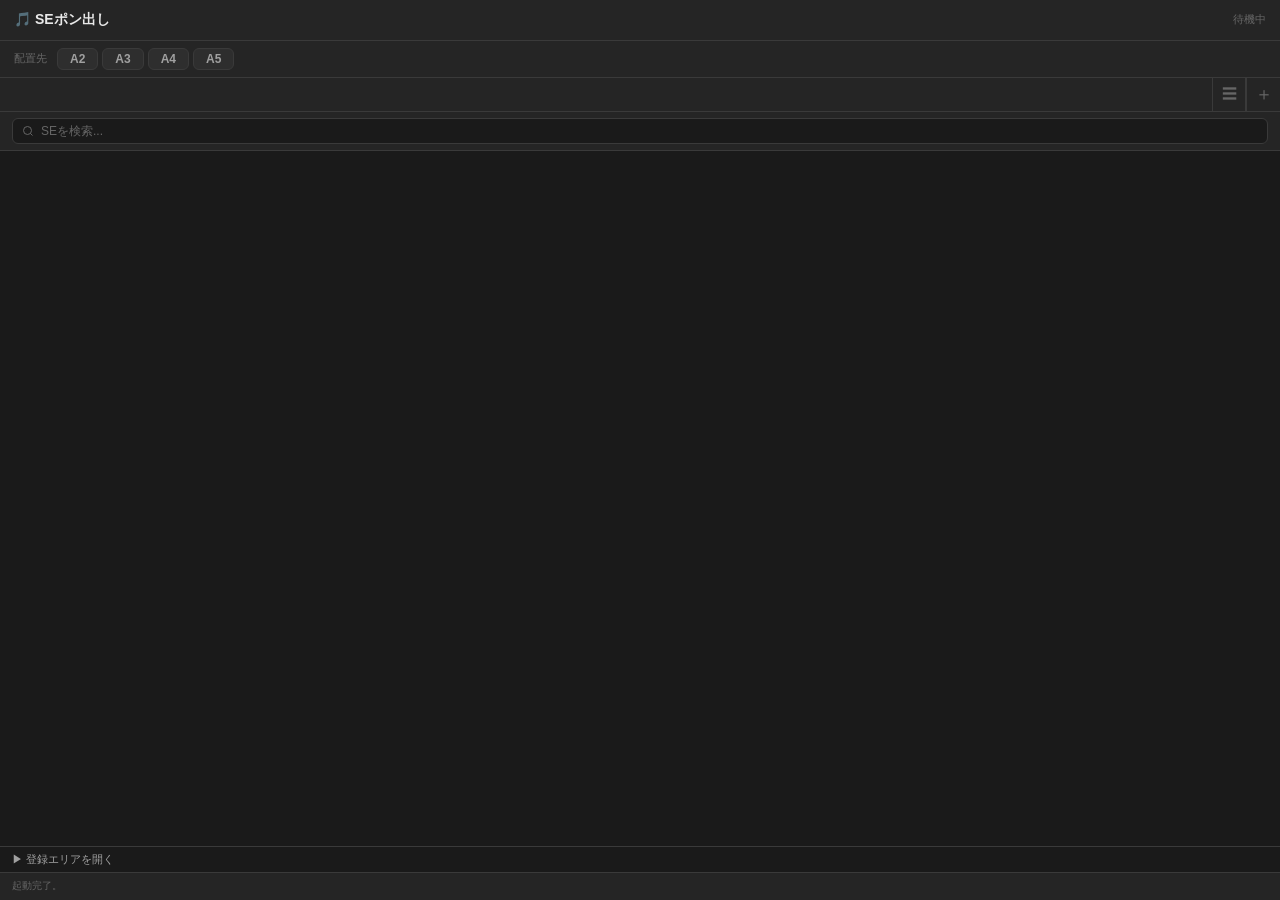
<file: mac/SEPonDashi_Mac/SEPonDashi/index.html>
<!DOCTYPE html>
<html lang="ja">
<head>
  <meta charset="UTF-8"/>
  <meta name="viewport" content="width=device-width, initial-scale=1.0"/>
  <title>SEポン出しパネル</title>
  <link rel="stylesheet" href="css/style.css"/>
</head>
<body>
  <div id="app">

    <!-- ヘッダー -->
    <header class="panel-header">
      <h1 class="panel-title">🎵 SEポン出し</h1>
      <span id="status-indicator" class="status-idle">待機中</span>
    </header>

    <!-- トラック選択バー -->
    <div class="track-selector-bar">
      <span class="track-selector-label">配置先</span>
      <div class="track-btn-group">
        <button class="track-btn" data-track="1">A2</button>
        <button class="track-btn" data-track="2">A3</button>
        <button class="track-btn" data-track="3">A4</button>
        <button class="track-btn" data-track="4">A5</button>
      </div>
    </div>

    <!-- カテゴリタブバー -->
    <div class="category-bar">
      <div id="category-tabs" class="category-tabs">
        <!-- タブはJS生成 -->
      </div>
      <button id="view-toggle-btn"   class="category-add-btn view-toggle-btn" title="リスト表示">☰</button>
      <button id="add-category-btn" class="category-add-btn" title="カテゴリ追加">＋</button>
    </div>

    <!-- 検索バー -->
    <div class="search-bar">
      <input id="search-input" class="search-input" type="text" placeholder="SEを検索..." autocomplete="off"/>
    </div>

    <!-- SEグリッド -->
    <section class="se-grid-section">
      <div id="se-grid" class="se-grid"></div>
      <p id="no-se-message" class="no-se-message">
        SEが登録されていません。<br/>下のエリアにファイルをドロップしてください。
      </p>
    </section>

    <!-- ドロップゾーン -->
    <section class="drop-section">
      <button id="drop-toggle-btn" class="drop-toggle-btn">▶ 登録エリアを開く</button>
      <div id="drop-zone-wrap" class="drop-zone-wrap hidden">
        <div id="drop-zone" class="drop-zone">
          <div class="drop-icon">＋</div>
          <p class="drop-label">WAV / MP3 をドロップして登録</p>
          <p class="drop-sub">現在のカテゴリへ追加されます</p>
        </div>
      </div>
    </section>

    <!-- フッター -->
    <footer class="panel-footer">
      <div id="log-area" class="log-area">起動完了。</div>
    </footer>

  </div>

  <!-- カテゴリ追加モーダル -->
  <div id="modal-overlay" class="modal-overlay hidden">
    <div class="modal-box">
      <p class="modal-title">カテゴリ名を入力</p>
      <input id="modal-input" class="modal-input" type="text" maxlength="20" placeholder="例: 効果音"/>
      <div class="modal-btns">
        <button id="modal-cancel" class="modal-btn modal-btn-cancel">キャンセル</button>
        <button id="modal-ok"     class="modal-btn modal-btn-ok">追加</button>
      </div>
    </div>
  </div>

  <script src="lib/CSInterface.js"></script>
  <script src="js/main.js"></script>
</body>
</html>
</file>
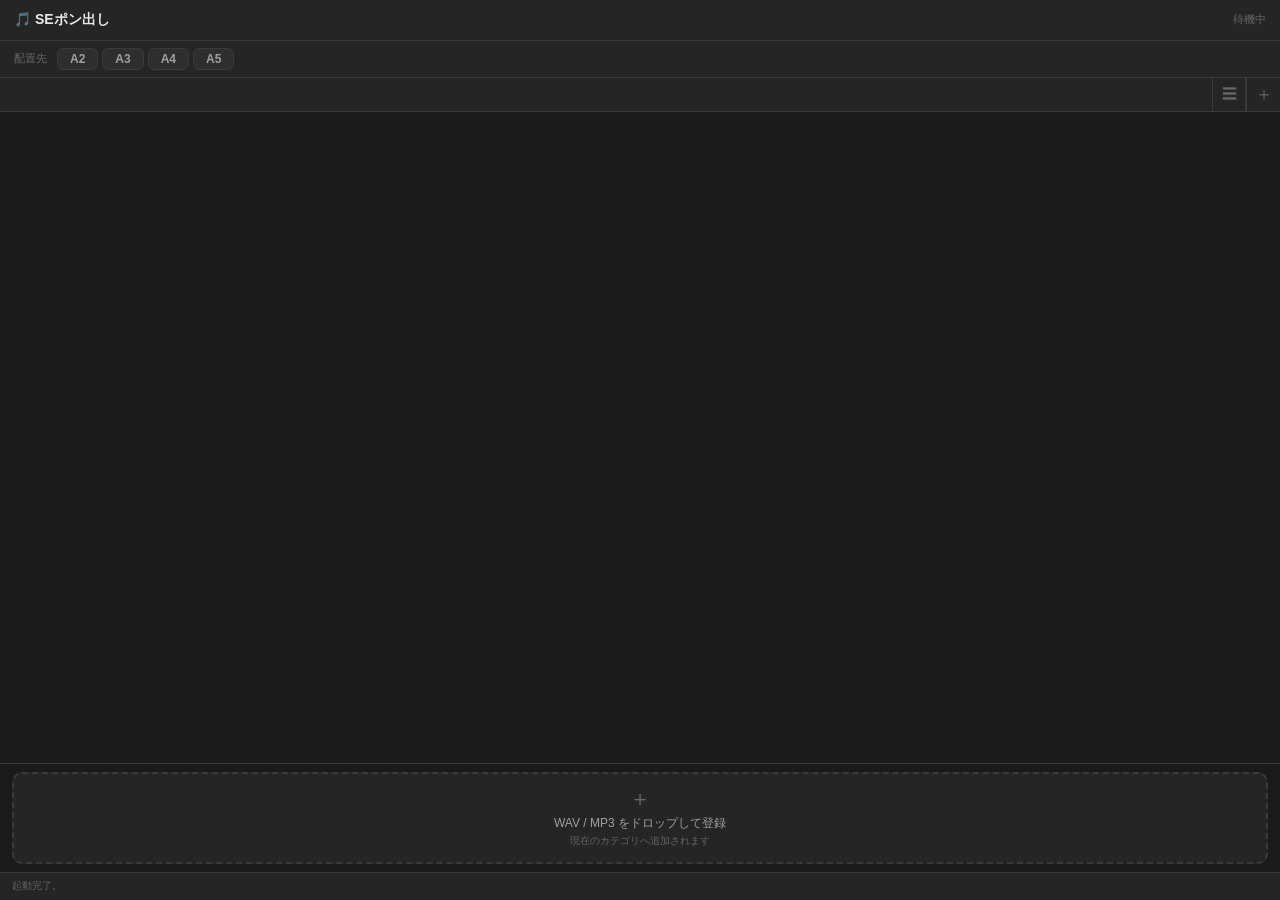
<file: 過去/SEPonDashi_backup_20260602_182003/SEPonDashi/index.html>
<!DOCTYPE html>
<html lang="ja">
<head>
  <meta charset="UTF-8"/>
  <meta name="viewport" content="width=device-width, initial-scale=1.0"/>
  <title>SEポン出しパネル</title>
  <link rel="stylesheet" href="css/style.css"/>
</head>
<body>
  <div id="app">

    <!-- ヘッダー -->
    <header class="panel-header">
      <h1 class="panel-title">🎵 SEポン出し</h1>
      <span id="status-indicator" class="status-idle">待機中</span>
    </header>

    <!-- トラック選択バー -->
    <div class="track-selector-bar">
      <span class="track-selector-label">配置先</span>
      <div class="track-btn-group">
        <button class="track-btn" data-track="1">A2</button>
        <button class="track-btn" data-track="2">A3</button>
        <button class="track-btn" data-track="3">A4</button>
        <button class="track-btn" data-track="4">A5</button>
      </div>
    </div>

    <!-- カテゴリタブバー -->
    <div class="category-bar">
      <div id="category-tabs" class="category-tabs">
        <!-- タブはJS生成 -->
      </div>
      <button id="view-toggle-btn"   class="category-add-btn view-toggle-btn" title="リスト表示">☰</button>
      <button id="add-category-btn" class="category-add-btn" title="カテゴリ追加">＋</button>
    </div>

    <!-- SEグリッド -->
    <section class="se-grid-section">
      <div id="se-grid" class="se-grid"></div>
      <p id="no-se-message" class="no-se-message">
        SEが登録されていません。<br/>下のエリアにファイルをドロップしてください。
      </p>
    </section>

    <!-- ドロップゾーン -->
    <section class="drop-section">
      <div id="drop-zone" class="drop-zone">
        <div class="drop-icon">＋</div>
        <p class="drop-label">WAV / MP3 をドロップして登録</p>
        <p class="drop-sub">現在のカテゴリへ追加されます</p>
      </div>
    </section>

    <!-- フッター -->
    <footer class="panel-footer">
      <div id="log-area" class="log-area">起動完了。</div>
    </footer>

  </div>

  <!-- カテゴリ追加モーダル -->
  <div id="modal-overlay" class="modal-overlay hidden">
    <div class="modal-box">
      <p class="modal-title">カテゴリ名を入力</p>
      <input id="modal-input" class="modal-input" type="text" maxlength="20" placeholder="例: 効果音"/>
      <div class="modal-btns">
        <button id="modal-cancel" class="modal-btn modal-btn-cancel">キャンセル</button>
        <button id="modal-ok"     class="modal-btn modal-btn-ok">追加</button>
      </div>
    </div>
  </div>

  <script src="lib/CSInterface.js"></script>
  <script src="js/main.js"></script>
</body>
</html>
</file>
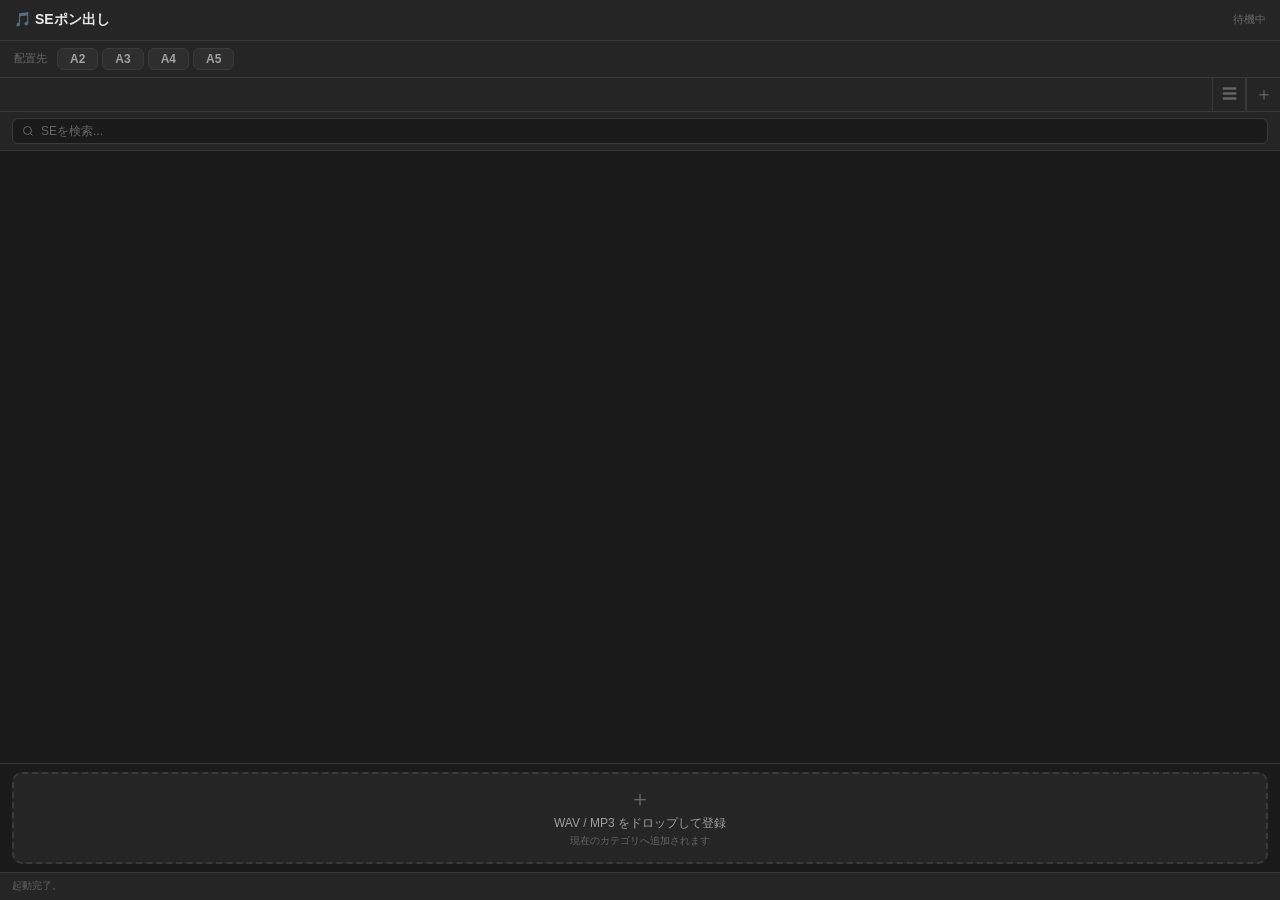
<file: 過去/SEPonDashi_full/SEPonDashi/SEPonDashi/index.html>
<!DOCTYPE html>
<html lang="ja">
<head>
  <meta charset="UTF-8"/>
  <meta name="viewport" content="width=device-width, initial-scale=1.0"/>
  <title>SEポン出しパネル</title>
  <link rel="stylesheet" href="css/style.css"/>
</head>
<body>
  <div id="app">

    <!-- ヘッダー -->
    <header class="panel-header">
      <h1 class="panel-title">🎵 SEポン出し</h1>
      <span id="status-indicator" class="status-idle">待機中</span>
    </header>

    <!-- トラック選択バー -->
    <div class="track-selector-bar">
      <span class="track-selector-label">配置先</span>
      <div class="track-btn-group">
        <button class="track-btn" data-track="1">A2</button>
        <button class="track-btn" data-track="2">A3</button>
        <button class="track-btn" data-track="3">A4</button>
        <button class="track-btn" data-track="4">A5</button>
      </div>
    </div>

    <!-- カテゴリタブバー -->
    <div class="category-bar">
      <div id="category-tabs" class="category-tabs">
        <!-- タブはJS生成 -->
      </div>
      <button id="view-toggle-btn"   class="category-add-btn view-toggle-btn" title="リスト表示">☰</button>
      <button id="add-category-btn" class="category-add-btn" title="カテゴリ追加">＋</button>
    </div>

    <!-- 検索バー -->
    <div class="search-bar">
      <input id="search-input" class="search-input" type="text" placeholder="SEを検索..." autocomplete="off"/>
    </div>

    <!-- SEグリッド -->
    <section class="se-grid-section">
      <div id="se-grid" class="se-grid"></div>
      <p id="no-se-message" class="no-se-message">
        SEが登録されていません。<br/>下のエリアにファイルをドロップしてください。
      </p>
    </section>

    <!-- ドロップゾーン -->
    <section class="drop-section">
      <div id="drop-zone" class="drop-zone">
        <div class="drop-icon">＋</div>
        <p class="drop-label">WAV / MP3 をドロップして登録</p>
        <p class="drop-sub">現在のカテゴリへ追加されます</p>
      </div>
    </section>

    <!-- フッター -->
    <footer class="panel-footer">
      <div id="log-area" class="log-area">起動完了。</div>
    </footer>

  </div>

  <!-- カテゴリ追加モーダル -->
  <div id="modal-overlay" class="modal-overlay hidden">
    <div class="modal-box">
      <p class="modal-title">カテゴリ名を入力</p>
      <input id="modal-input" class="modal-input" type="text" maxlength="20" placeholder="例: 効果音"/>
      <div class="modal-btns">
        <button id="modal-cancel" class="modal-btn modal-btn-cancel">キャンセル</button>
        <button id="modal-ok"     class="modal-btn modal-btn-ok">追加</button>
      </div>
    </div>
  </div>

  <script src="lib/CSInterface.js"></script>
  <script src="js/main.js"></script>
</body>
</html>
</file>
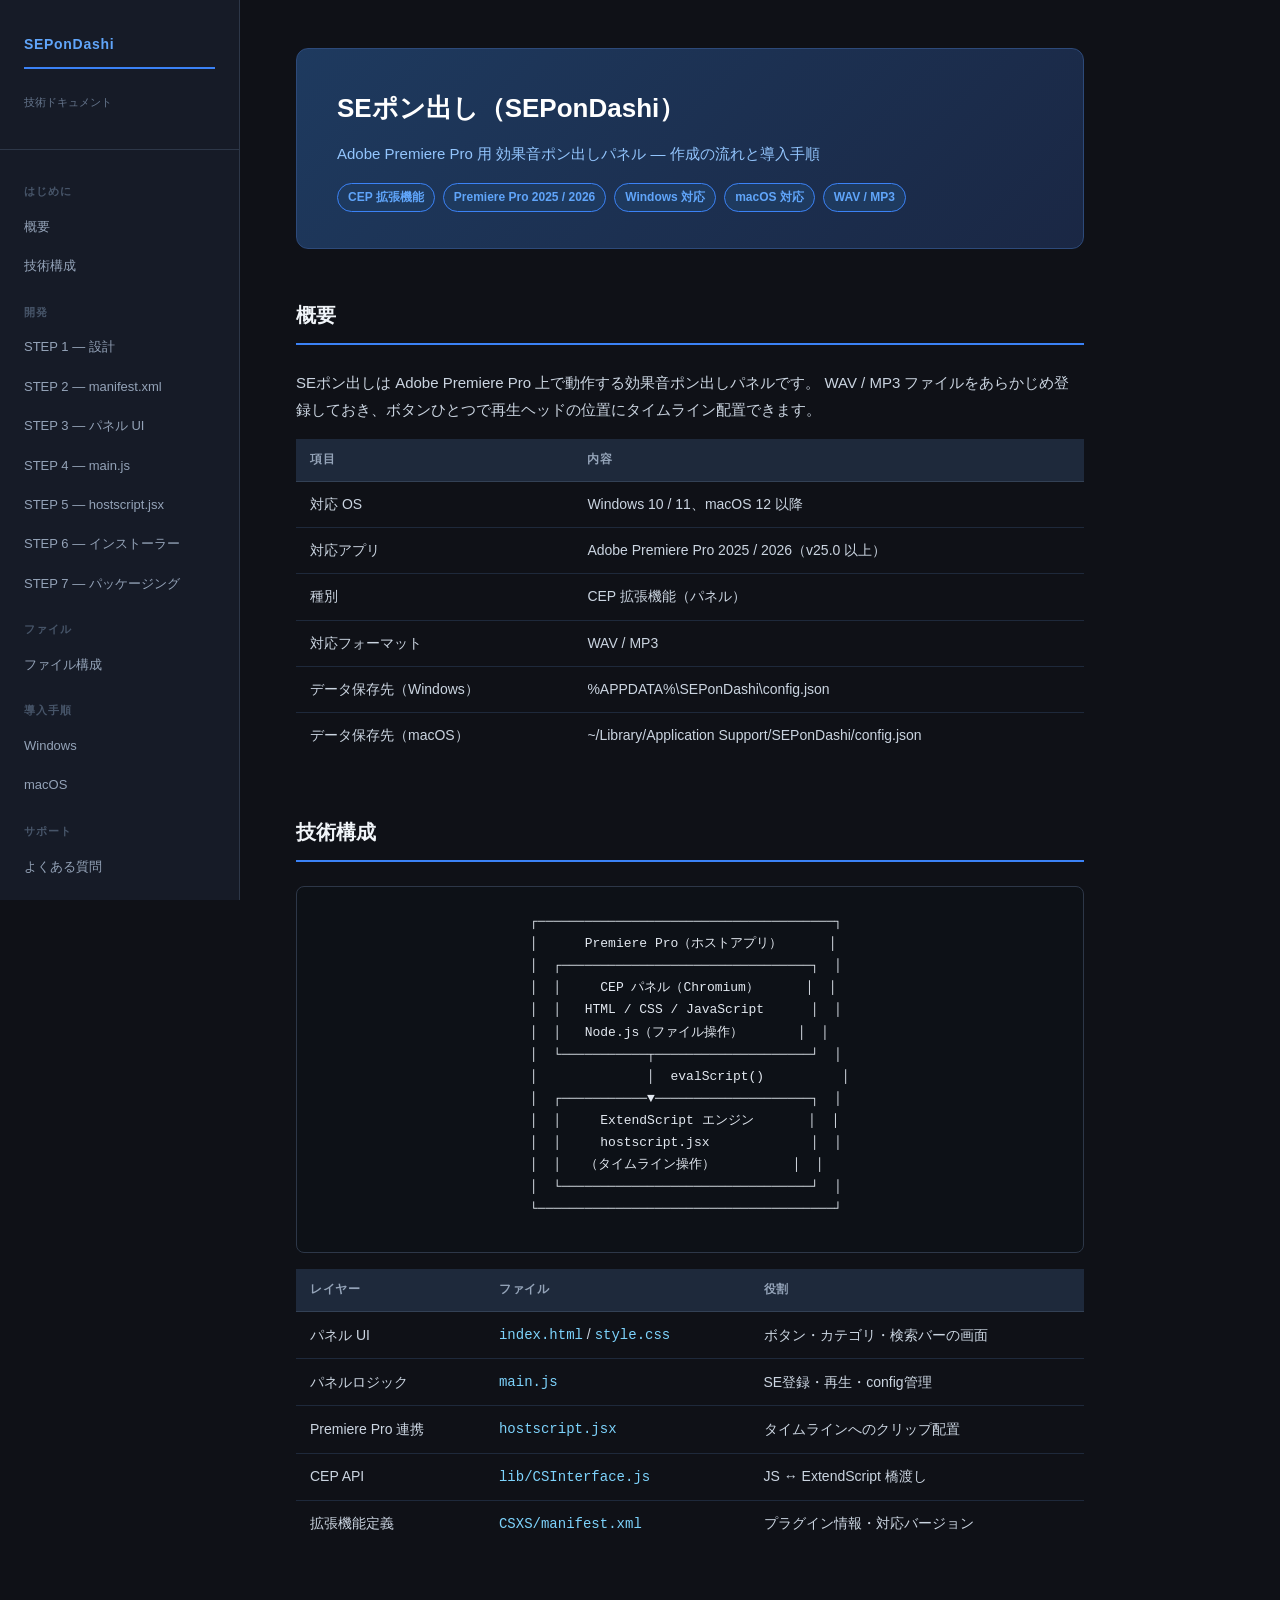
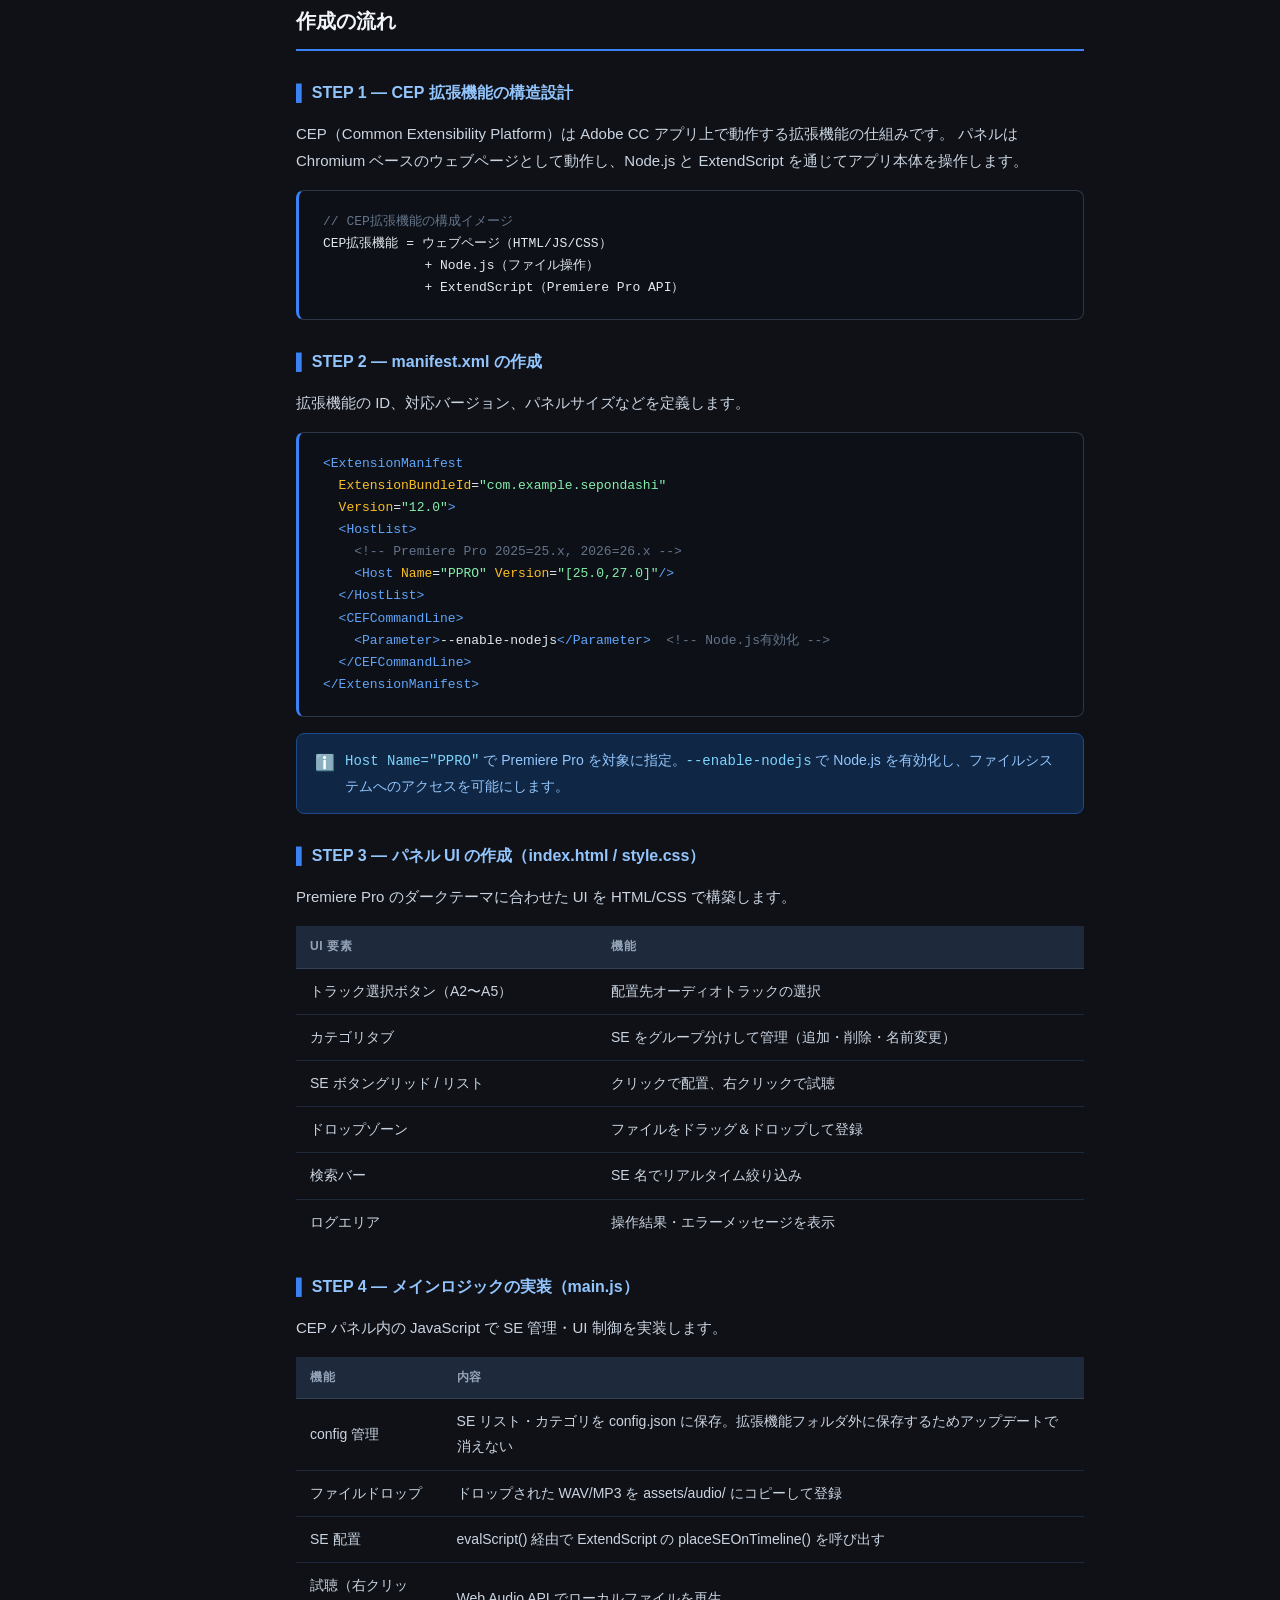
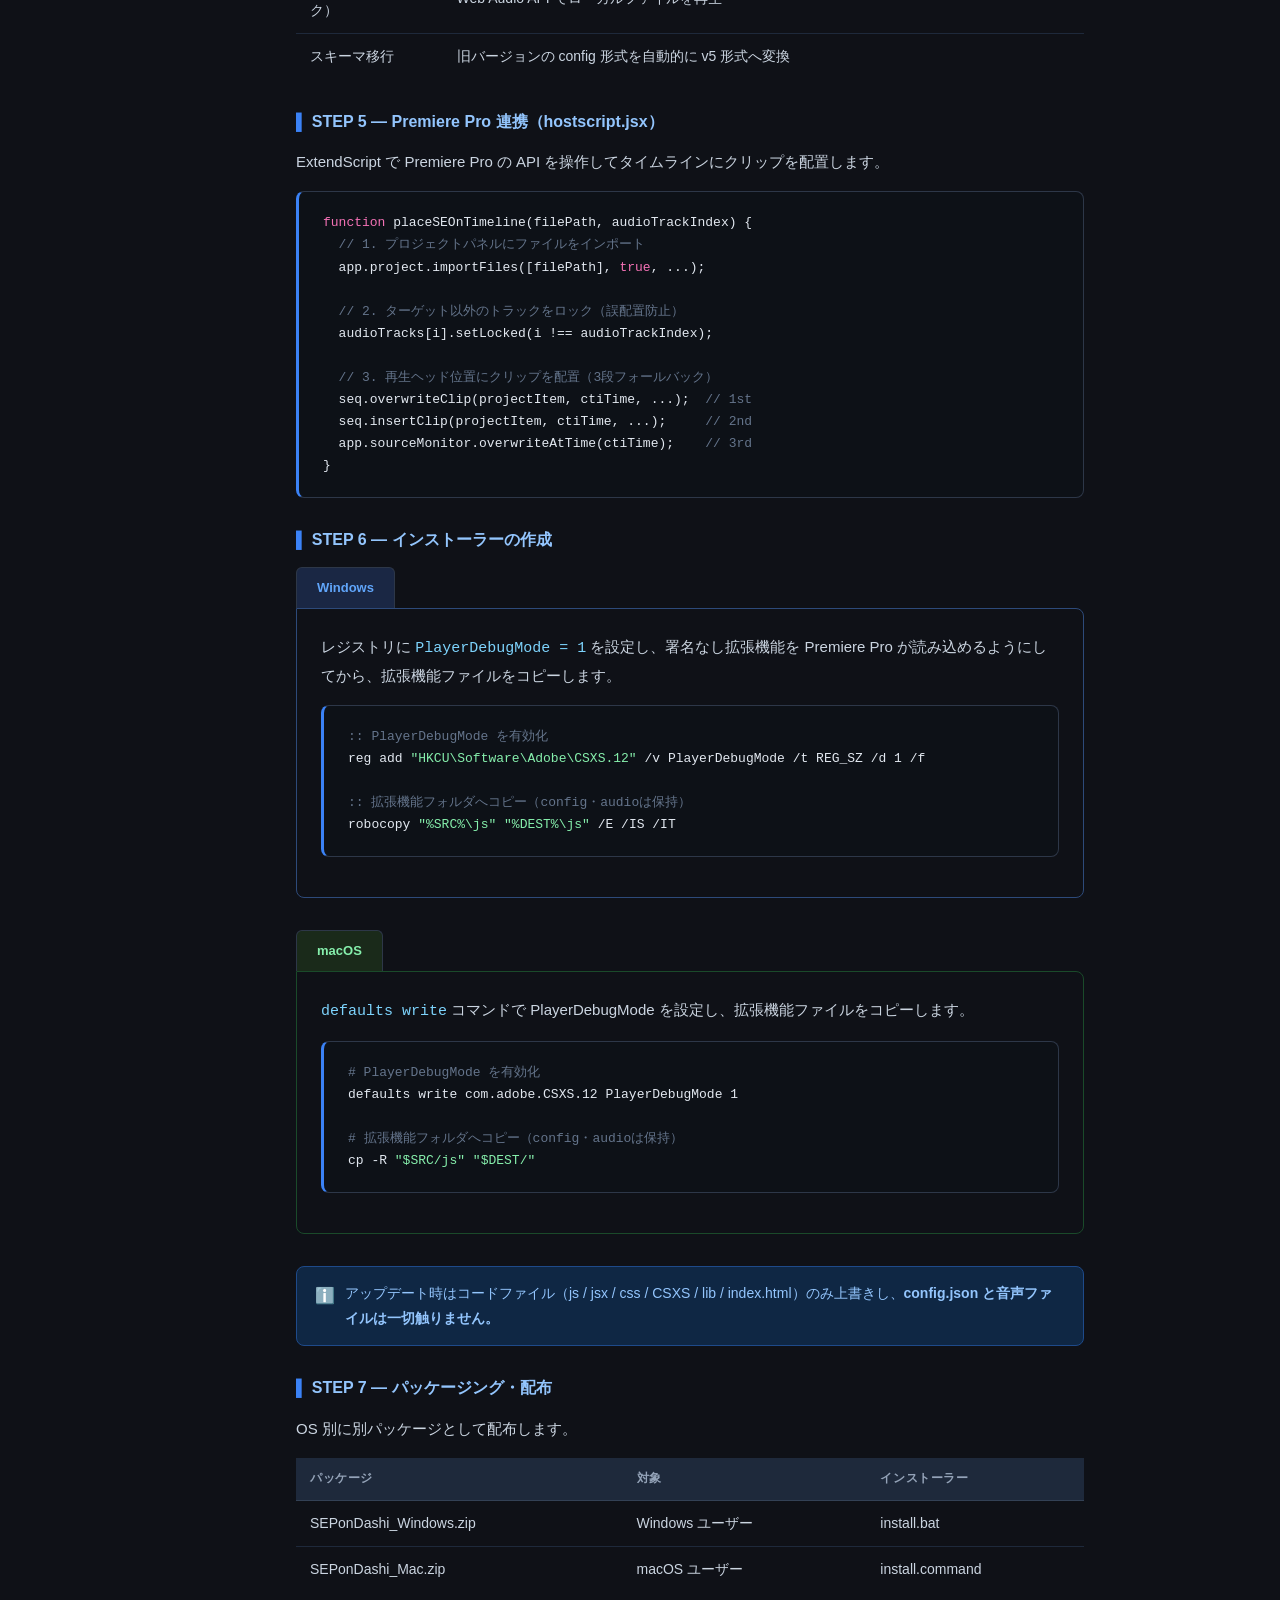
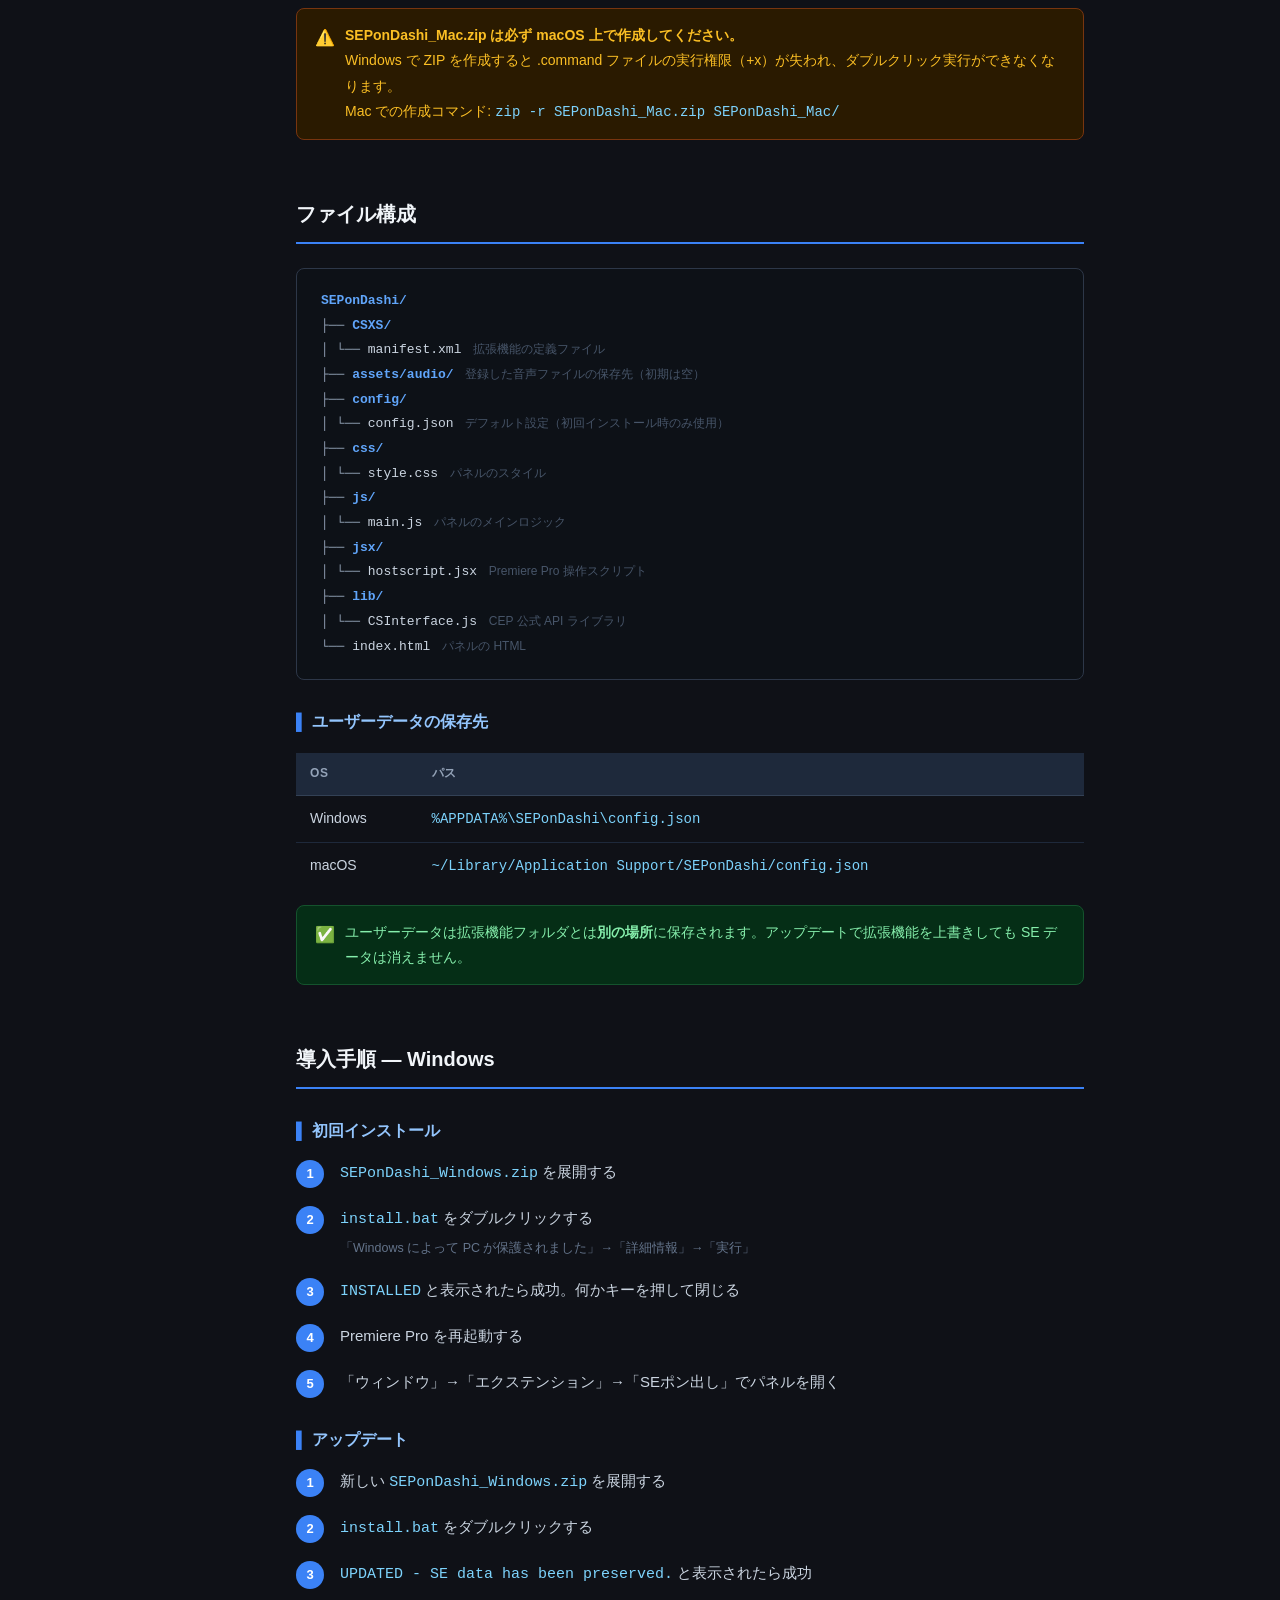
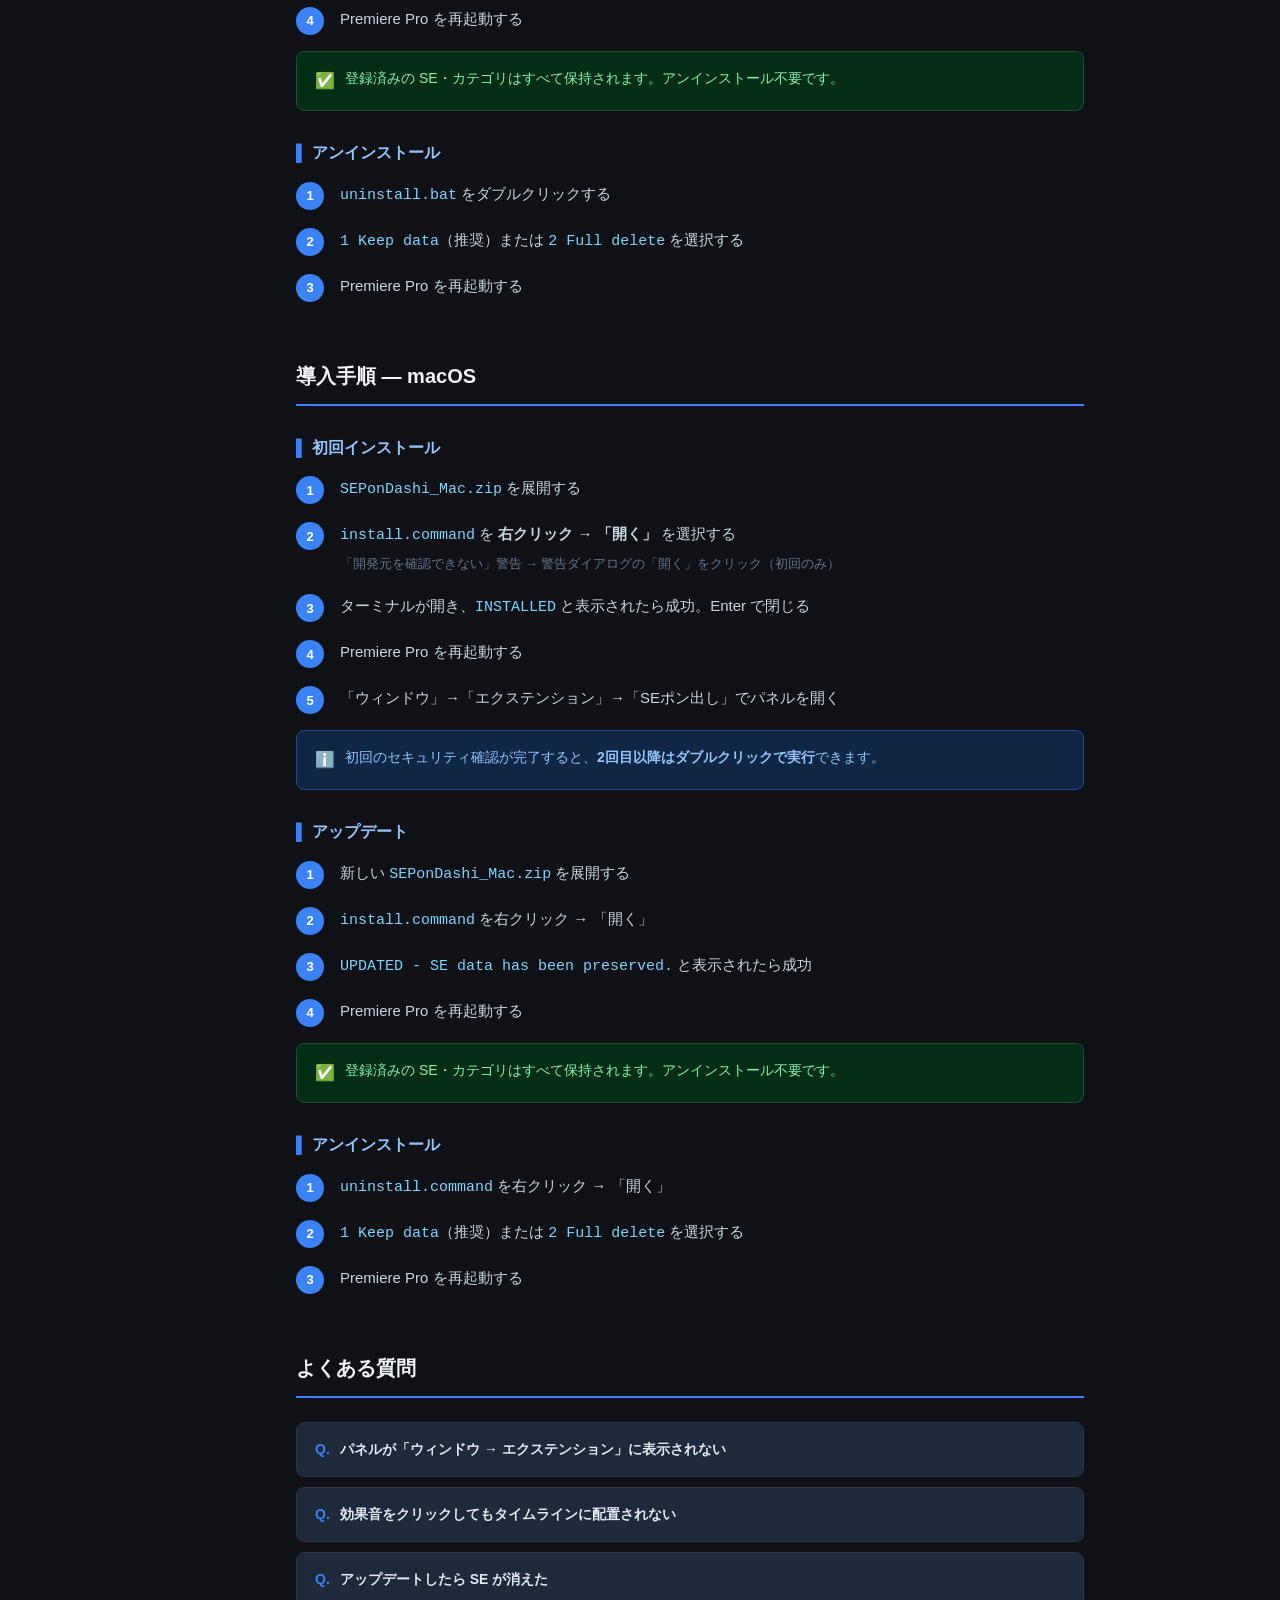
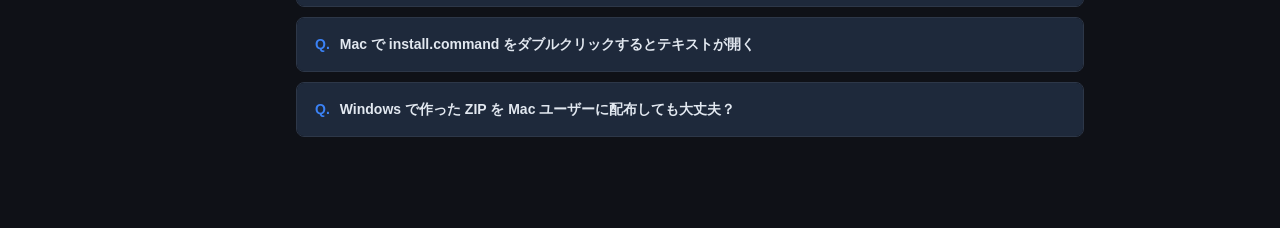
<file: SEPonDashi_docs.html>
<!DOCTYPE html>
<html lang="ja">
<head>
  <meta charset="UTF-8">
  <meta name="viewport" content="width=device-width, initial-scale=1.0">
  <title>SEポン出し（SEPonDashi） — 作成の流れと導入手順</title>
  <style>
    *, *::before, *::after { box-sizing: border-box; margin: 0; padding: 0; }

    body {
      font-family: "Hiragino Sans", "Hiragino Kaku Gothic ProN", "Noto Sans JP", sans-serif;
      background: #0f1117;
      color: #e2e8f0;
      line-height: 1.8;
      font-size: 15px;
    }

    /* ── Layout ── */
    .wrapper {
      display: grid;
      grid-template-columns: 240px 1fr;
      min-height: 100vh;
    }

    /* ── Sidebar ── */
    nav {
      position: sticky;
      top: 0;
      height: 100vh;
      overflow-y: auto;
      background: #161b27;
      border-right: 1px solid #2d3748;
      padding: 32px 0;
    }
    .nav-logo {
      padding: 0 24px 24px;
      border-bottom: 1px solid #2d3748;
      margin-bottom: 16px;
    }
    .nav-logo h2 { font-size: 14px; color: #60a5fa; font-weight: 700; letter-spacing: 0.05em; }
    .nav-logo p  { font-size: 11px; color: #64748b; margin-top: 4px; }
    nav ul { list-style: none; padding: 0 12px; }
    nav li { margin: 2px 0; }
    nav a {
      display: block;
      padding: 7px 12px;
      border-radius: 6px;
      color: #94a3b8;
      text-decoration: none;
      font-size: 13px;
      transition: background 0.15s, color 0.15s;
    }
    nav a:hover { background: #1e293b; color: #e2e8f0; }
    nav .nav-section {
      font-size: 11px;
      font-weight: 700;
      color: #475569;
      letter-spacing: 0.08em;
      text-transform: uppercase;
      padding: 16px 12px 4px;
    }

    /* ── Main ── */
    main {
      padding: 48px 56px;
      max-width: 900px;
    }

    /* ── Hero ── */
    .hero {
      background: linear-gradient(135deg, #1e3a5f 0%, #1a2744 100%);
      border: 1px solid #2d4a7a;
      border-radius: 12px;
      padding: 36px 40px;
      margin-bottom: 48px;
    }
    .hero h1 { font-size: 26px; font-weight: 800; color: #fff; }
    .hero p  { color: #93c5fd; margin-top: 8px; font-size: 15px; }
    .badges { display: flex; gap: 8px; flex-wrap: wrap; margin-top: 16px; }
    .badge {
      display: inline-block;
      padding: 3px 10px;
      border-radius: 20px;
      font-size: 12px;
      font-weight: 600;
      background: #1e3a5f;
      border: 1px solid #3b82f6;
      color: #60a5fa;
    }

    /* ── Section ── */
    section { margin-bottom: 56px; }
    h2 {
      font-size: 20px;
      font-weight: 700;
      color: #f1f5f9;
      padding-bottom: 10px;
      border-bottom: 2px solid #3b82f6;
      margin-bottom: 24px;
    }
    h3 {
      font-size: 16px;
      font-weight: 700;
      color: #93c5fd;
      margin: 28px 0 12px;
    }
    h3::before { content: "▌ "; color: #3b82f6; }
    p { color: #cbd5e1; margin-bottom: 12px; }

    /* ── Table ── */
    table { width: 100%; border-collapse: collapse; margin: 16px 0; font-size: 14px; }
    th {
      background: #1e293b;
      color: #94a3b8;
      font-weight: 600;
      padding: 10px 14px;
      text-align: left;
      font-size: 12px;
      letter-spacing: 0.05em;
      text-transform: uppercase;
      border-bottom: 1px solid #334155;
    }
    td { padding: 10px 14px; border-bottom: 1px solid #1e293b; color: #cbd5e1; }
    tr:last-child td { border-bottom: none; }
    tr:hover td { background: #1a2233; }

    /* ── Code ── */
    pre {
      background: #0d1117;
      border: 1px solid #2d3748;
      border-left: 3px solid #3b82f6;
      border-radius: 8px;
      padding: 20px 24px;
      overflow-x: auto;
      margin: 16px 0;
      font-size: 13px;
      line-height: 1.7;
    }
    code { font-family: "Fira Code", "Cascadia Code", Consolas, monospace; color: #7dd3fc; }
    pre code { color: #e2e8f0; }
    .comment { color: #64748b; }
    .keyword { color: #f472b6; }
    .string  { color: #86efac; }
    .xml-tag { color: #60a5fa; }
    .xml-attr { color: #fbbf24; }

    /* ── Steps ── */
    .steps { counter-reset: step; list-style: none; padding: 0; }
    .steps li {
      counter-increment: step;
      display: flex;
      gap: 16px;
      margin-bottom: 16px;
      align-items: flex-start;
    }
    .steps li::before {
      content: counter(step);
      flex-shrink: 0;
      width: 28px;
      height: 28px;
      background: #3b82f6;
      color: #fff;
      border-radius: 50%;
      display: flex;
      align-items: center;
      justify-content: center;
      font-size: 13px;
      font-weight: 700;
      margin-top: 2px;
    }
    .steps li p { margin: 0; }

    /* ── Callout ── */
    .callout {
      border-radius: 8px;
      padding: 14px 18px;
      margin: 16px 0;
      font-size: 14px;
      display: flex;
      gap: 10px;
      align-items: flex-start;
    }
    .callout-icon { flex-shrink: 0; font-size: 16px; margin-top: 1px; }
    .callout.info    { background: #0f2744; border: 1px solid #1e4a8a; color: #93c5fd; }
    .callout.warning { background: #2a1a00; border: 1px solid #78350f; color: #fbbf24; }
    .callout.success { background: #052e16; border: 1px solid #14532d; color: #86efac; }

    /* ── OS tabs ── */
    .os-tabs { display: flex; gap: 8px; margin-bottom: 0; }
    .os-tab {
      padding: 8px 20px;
      border-radius: 6px 6px 0 0;
      font-size: 13px;
      font-weight: 600;
      cursor: default;
      border: 1px solid #2d3748;
      border-bottom: none;
    }
    .os-tab.win { background: #1a2744; color: #60a5fa; }
    .os-tab.mac { background: #1a2a1a; color: #86efac; }

    .os-block {
      border: 1px solid #2d3748;
      border-radius: 0 8px 8px 8px;
      padding: 24px;
      margin-bottom: 32px;
    }
    .os-block.win { border-color: #2d4a7a; }
    .os-block.mac { border-color: #1a4a2a; }

    /* ── Diagram ── */
    .diagram {
      background: #0d1117;
      border: 1px solid #2d3748;
      border-radius: 8px;
      padding: 24px;
      margin: 16px 0;
      text-align: center;
    }
    .diagram pre { background: none; border: none; padding: 0; margin: 0; text-align: left; display: inline-block; }

    /* ── File tree ── */
    .filetree {
      background: #0d1117;
      border: 1px solid #2d3748;
      border-radius: 8px;
      padding: 20px 24px;
      font-family: Consolas, monospace;
      font-size: 13px;
      line-height: 1.9;
      color: #94a3b8;
    }
    .filetree .dir  { color: #60a5fa; font-weight: 600; }
    .filetree .file { color: #cbd5e1; }
    .filetree .desc { color: #475569; margin-left: 4px; font-family: sans-serif; font-size: 12px; }

    /* ── FAQ ── */
    details {
      border: 1px solid #2d3748;
      border-radius: 8px;
      margin-bottom: 10px;
      overflow: hidden;
    }
    summary {
      padding: 14px 18px;
      cursor: pointer;
      font-weight: 600;
      color: #e2e8f0;
      background: #1e293b;
      font-size: 14px;
      list-style: none;
      display: flex;
      align-items: center;
      gap: 10px;
    }
    summary::before { content: "Q."; color: #3b82f6; font-weight: 800; }
    summary::-webkit-details-marker { display: none; }
    details[open] summary { border-bottom: 1px solid #2d3748; }
    .faq-answer { padding: 14px 18px; color: #94a3b8; font-size: 14px; }
    .faq-answer::before { content: "A. "; color: #86efac; font-weight: 700; }
  </style>
</head>
<body>

<div class="wrapper">

  <!-- Sidebar -->
  <nav>
    <div class="nav-logo">
      <h2>SEPonDashi</h2>
      <p>技術ドキュメント</p>
    </div>
    <ul>
      <li class="nav-section">はじめに</li>
      <li><a href="#overview">概要</a></li>
      <li><a href="#tech">技術構成</a></li>

      <li class="nav-section">開発</li>
      <li><a href="#step1">STEP 1 — 設計</a></li>
      <li><a href="#step2">STEP 2 — manifest.xml</a></li>
      <li><a href="#step3">STEP 3 — パネル UI</a></li>
      <li><a href="#step4">STEP 4 — main.js</a></li>
      <li><a href="#step5">STEP 5 — hostscript.jsx</a></li>
      <li><a href="#step6">STEP 6 — インストーラー</a></li>
      <li><a href="#step7">STEP 7 — パッケージング</a></li>

      <li class="nav-section">ファイル</li>
      <li><a href="#files">ファイル構成</a></li>

      <li class="nav-section">導入手順</li>
      <li><a href="#install-win">Windows</a></li>
      <li><a href="#install-mac">macOS</a></li>

      <li class="nav-section">サポート</li>
      <li><a href="#faq">よくある質問</a></li>
    </ul>
  </nav>

  <!-- Main -->
  <main>

    <!-- Hero -->
    <div class="hero">
      <h1>SEポン出し（SEPonDashi）</h1>
      <p>Adobe Premiere Pro 用 効果音ポン出しパネル — 作成の流れと導入手順</p>
      <div class="badges">
        <span class="badge">CEP 拡張機能</span>
        <span class="badge">Premiere Pro 2025 / 2026</span>
        <span class="badge">Windows 対応</span>
        <span class="badge">macOS 対応</span>
        <span class="badge">WAV / MP3</span>
      </div>
    </div>

    <!-- 概要 -->
    <section id="overview">
      <h2>概要</h2>
      <p>
        SEポン出しは Adobe Premiere Pro 上で動作する効果音ポン出しパネルです。
        WAV / MP3 ファイルをあらかじめ登録しておき、ボタンひとつで再生ヘッドの位置にタイムライン配置できます。
      </p>
      <table>
        <thead><tr><th>項目</th><th>内容</th></tr></thead>
        <tbody>
          <tr><td>対応 OS</td><td>Windows 10 / 11、macOS 12 以降</td></tr>
          <tr><td>対応アプリ</td><td>Adobe Premiere Pro 2025 / 2026（v25.0 以上）</td></tr>
          <tr><td>種別</td><td>CEP 拡張機能（パネル）</td></tr>
          <tr><td>対応フォーマット</td><td>WAV / MP3</td></tr>
          <tr><td>データ保存先（Windows）</td><td>%APPDATA%\SEPonDashi\config.json</td></tr>
          <tr><td>データ保存先（macOS）</td><td>~/Library/Application Support/SEPonDashi/config.json</td></tr>
        </tbody>
      </table>
    </section>

    <!-- 技術構成 -->
    <section id="tech">
      <h2>技術構成</h2>

      <div class="diagram">
        <pre><code>┌──────────────────────────────────────┐
│      Premiere Pro（ホストアプリ）      │
│  ┌────────────────────────────────┐  │
│  │     CEP パネル（Chromium）      │  │
│  │   HTML / CSS / JavaScript      │  │
│  │   Node.js（ファイル操作）       │  │
│  └───────────┬────────────────────┘  │
│              │  evalScript()          │
│  ┌───────────▼────────────────────┐  │
│  │     ExtendScript エンジン       │  │
│  │     hostscript.jsx             │  │
│  │   （タイムライン操作）          │  │
│  └────────────────────────────────┘  │
└──────────────────────────────────────┘</code></pre>
      </div>

      <table>
        <thead><tr><th>レイヤー</th><th>ファイル</th><th>役割</th></tr></thead>
        <tbody>
          <tr><td>パネル UI</td><td><code>index.html</code> / <code>style.css</code></td><td>ボタン・カテゴリ・検索バーの画面</td></tr>
          <tr><td>パネルロジック</td><td><code>main.js</code></td><td>SE登録・再生・config管理</td></tr>
          <tr><td>Premiere Pro 連携</td><td><code>hostscript.jsx</code></td><td>タイムラインへのクリップ配置</td></tr>
          <tr><td>CEP API</td><td><code>lib/CSInterface.js</code></td><td>JS ↔ ExtendScript 橋渡し</td></tr>
          <tr><td>拡張機能定義</td><td><code>CSXS/manifest.xml</code></td><td>プラグイン情報・対応バージョン</td></tr>
        </tbody>
      </table>
    </section>

    <!-- 作成の流れ -->
    <section>
      <h2>作成の流れ</h2>

      <h3 id="step1">STEP 1 — CEP 拡張機能の構造設計</h3>
      <p>
        CEP（Common Extensibility Platform）は Adobe CC アプリ上で動作する拡張機能の仕組みです。
        パネルは Chromium ベースのウェブページとして動作し、Node.js と ExtendScript を通じてアプリ本体を操作します。
      </p>
      <pre><code><span class="comment">// CEP拡張機能の構成イメージ</span>
CEP拡張機能 = ウェブページ（HTML/JS/CSS）
             + Node.js（ファイル操作）
             + ExtendScript（Premiere Pro API）</code></pre>

      <h3 id="step2">STEP 2 — manifest.xml の作成</h3>
      <p>拡張機能の ID、対応バージョン、パネルサイズなどを定義します。</p>
      <pre><code><span class="xml-tag">&lt;ExtensionManifest</span>
  <span class="xml-attr">ExtensionBundleId</span>=<span class="string">"com.example.sepondashi"</span>
  <span class="xml-attr">Version</span>=<span class="string">"12.0"</span><span class="xml-tag">&gt;</span>
  <span class="xml-tag">&lt;HostList&gt;</span>
    <span class="comment">&lt;!-- Premiere Pro 2025=25.x, 2026=26.x --&gt;</span>
    <span class="xml-tag">&lt;Host</span> <span class="xml-attr">Name</span>=<span class="string">"PPRO"</span> <span class="xml-attr">Version</span>=<span class="string">"[25.0,27.0]"</span><span class="xml-tag">/&gt;</span>
  <span class="xml-tag">&lt;/HostList&gt;</span>
  <span class="xml-tag">&lt;CEFCommandLine&gt;</span>
    <span class="xml-tag">&lt;Parameter&gt;</span>--enable-nodejs<span class="xml-tag">&lt;/Parameter&gt;</span>  <span class="comment">&lt;!-- Node.js有効化 --&gt;</span>
  <span class="xml-tag">&lt;/CEFCommandLine&gt;</span>
<span class="xml-tag">&lt;/ExtensionManifest&gt;</span></code></pre>
      <div class="callout info">
        <span class="callout-icon">ℹ️</span>
        <span><code>Host Name="PPRO"</code> で Premiere Pro を対象に指定。<code>--enable-nodejs</code> で Node.js を有効化し、ファイルシステムへのアクセスを可能にします。</span>
      </div>

      <h3 id="step3">STEP 3 — パネル UI の作成（index.html / style.css）</h3>
      <p>Premiere Pro のダークテーマに合わせた UI を HTML/CSS で構築します。</p>
      <table>
        <thead><tr><th>UI 要素</th><th>機能</th></tr></thead>
        <tbody>
          <tr><td>トラック選択ボタン（A2〜A5）</td><td>配置先オーディオトラックの選択</td></tr>
          <tr><td>カテゴリタブ</td><td>SE をグループ分けして管理（追加・削除・名前変更）</td></tr>
          <tr><td>SE ボタングリッド / リスト</td><td>クリックで配置、右クリックで試聴</td></tr>
          <tr><td>ドロップゾーン</td><td>ファイルをドラッグ＆ドロップして登録</td></tr>
          <tr><td>検索バー</td><td>SE 名でリアルタイム絞り込み</td></tr>
          <tr><td>ログエリア</td><td>操作結果・エラーメッセージを表示</td></tr>
        </tbody>
      </table>

      <h3 id="step4">STEP 4 — メインロジックの実装（main.js）</h3>
      <p>CEP パネル内の JavaScript で SE 管理・UI 制御を実装します。</p>
      <table>
        <thead><tr><th>機能</th><th>内容</th></tr></thead>
        <tbody>
          <tr><td>config 管理</td><td>SE リスト・カテゴリを config.json に保存。拡張機能フォルダ外に保存するためアップデートで消えない</td></tr>
          <tr><td>ファイルドロップ</td><td>ドロップされた WAV/MP3 を assets/audio/ にコピーして登録</td></tr>
          <tr><td>SE 配置</td><td>evalScript() 経由で ExtendScript の placeSEOnTimeline() を呼び出す</td></tr>
          <tr><td>試聴（右クリック）</td><td>Web Audio API でローカルファイルを再生</td></tr>
          <tr><td>スキーマ移行</td><td>旧バージョンの config 形式を自動的に v5 形式へ変換</td></tr>
        </tbody>
      </table>

      <h3 id="step5">STEP 5 — Premiere Pro 連携（hostscript.jsx）</h3>
      <p>ExtendScript で Premiere Pro の API を操作してタイムラインにクリップを配置します。</p>
      <pre><code><span class="keyword">function</span> placeSEOnTimeline(filePath, audioTrackIndex) {
  <span class="comment">// 1. プロジェクトパネルにファイルをインポート</span>
  app.project.importFiles([filePath], <span class="keyword">true</span>, ...);

  <span class="comment">// 2. ターゲット以外のトラックをロック（誤配置防止）</span>
  audioTracks[i].setLocked(i !== audioTrackIndex);

  <span class="comment">// 3. 再生ヘッド位置にクリップを配置（3段フォールバック）</span>
  seq.overwriteClip(projectItem, ctiTime, ...);  <span class="comment">// 1st</span>
  seq.insertClip(projectItem, ctiTime, ...);     <span class="comment">// 2nd</span>
  app.sourceMonitor.overwriteAtTime(ctiTime);    <span class="comment">// 3rd</span>
}</code></pre>

      <h3 id="step6">STEP 6 — インストーラーの作成</h3>
      <div class="os-tabs"><div class="os-tab win">Windows</div></div>
      <div class="os-block win">
        <p>レジストリに <code>PlayerDebugMode = 1</code> を設定し、署名なし拡張機能を Premiere Pro が読み込めるようにしてから、拡張機能ファイルをコピーします。</p>
        <pre><code><span class="comment">:: PlayerDebugMode を有効化</span>
reg add <span class="string">"HKCU\Software\Adobe\CSXS.12"</span> /v PlayerDebugMode /t REG_SZ /d 1 /f

<span class="comment">:: 拡張機能フォルダへコピー（config・audioは保持）</span>
robocopy <span class="string">"%SRC%\js"</span> <span class="string">"%DEST%\js"</span> /E /IS /IT</code></pre>
      </div>

      <div class="os-tabs"><div class="os-tab mac">macOS</div></div>
      <div class="os-block mac">
        <p><code>defaults write</code> コマンドで PlayerDebugMode を設定し、拡張機能ファイルをコピーします。</p>
        <pre><code><span class="comment"># PlayerDebugMode を有効化</span>
defaults write com.adobe.CSXS.12 PlayerDebugMode 1

<span class="comment"># 拡張機能フォルダへコピー（config・audioは保持）</span>
cp -R <span class="string">"$SRC/js"</span> <span class="string">"$DEST/"</span></code></pre>
      </div>

      <div class="callout info">
        <span class="callout-icon">ℹ️</span>
        <span>アップデート時はコードファイル（js / jsx / css / CSXS / lib / index.html）のみ上書きし、<strong>config.json と音声ファイルは一切触りません。</strong></span>
      </div>

      <h3 id="step7">STEP 7 — パッケージング・配布</h3>
      <p>OS 別に別パッケージとして配布します。</p>
      <table>
        <thead><tr><th>パッケージ</th><th>対象</th><th>インストーラー</th></tr></thead>
        <tbody>
          <tr><td>SEPonDashi_Windows.zip</td><td>Windows ユーザー</td><td>install.bat</td></tr>
          <tr><td>SEPonDashi_Mac.zip</td><td>macOS ユーザー</td><td>install.command</td></tr>
        </tbody>
      </table>
      <div class="callout warning">
        <span class="callout-icon">⚠️</span>
        <span><strong>SEPonDashi_Mac.zip は必ず macOS 上で作成してください。</strong><br>
        Windows で ZIP を作成すると .command ファイルの実行権限（+x）が失われ、ダブルクリック実行ができなくなります。<br>
        Mac での作成コマンド: <code>zip -r SEPonDashi_Mac.zip SEPonDashi_Mac/</code></span>
      </div>
    </section>

    <!-- ファイル構成 -->
    <section id="files">
      <h2>ファイル構成</h2>
      <div class="filetree">
        <div><span class="dir">SEPonDashi/</span></div>
        <div>├── <span class="dir">CSXS/</span></div>
        <div>│   └── <span class="file">manifest.xml</span>        <span class="desc">拡張機能の定義ファイル</span></div>
        <div>├── <span class="dir">assets/audio/</span>            <span class="desc">登録した音声ファイルの保存先（初期は空）</span></div>
        <div>├── <span class="dir">config/</span></div>
        <div>│   └── <span class="file">config.json</span>         <span class="desc">デフォルト設定（初回インストール時のみ使用）</span></div>
        <div>├── <span class="dir">css/</span></div>
        <div>│   └── <span class="file">style.css</span>           <span class="desc">パネルのスタイル</span></div>
        <div>├── <span class="dir">js/</span></div>
        <div>│   └── <span class="file">main.js</span>             <span class="desc">パネルのメインロジック</span></div>
        <div>├── <span class="dir">jsx/</span></div>
        <div>│   └── <span class="file">hostscript.jsx</span>      <span class="desc">Premiere Pro 操作スクリプト</span></div>
        <div>├── <span class="dir">lib/</span></div>
        <div>│   └── <span class="file">CSInterface.js</span>      <span class="desc">CEP 公式 API ライブラリ</span></div>
        <div>└── <span class="file">index.html</span>              <span class="desc">パネルの HTML</span></div>
      </div>

      <h3>ユーザーデータの保存先</h3>
      <table>
        <thead><tr><th>OS</th><th>パス</th></tr></thead>
        <tbody>
          <tr><td>Windows</td><td><code>%APPDATA%\SEPonDashi\config.json</code></td></tr>
          <tr><td>macOS</td><td><code>~/Library/Application Support/SEPonDashi/config.json</code></td></tr>
        </tbody>
      </table>
      <div class="callout success">
        <span class="callout-icon">✅</span>
        <span>ユーザーデータは拡張機能フォルダとは<strong>別の場所</strong>に保存されます。アップデートで拡張機能を上書きしても SE データは消えません。</span>
      </div>
    </section>

    <!-- 導入手順 Windows -->
    <section id="install-win">
      <h2>導入手順 — Windows</h2>

      <h3>初回インストール</h3>
      <ol class="steps">
        <li><p><code>SEPonDashi_Windows.zip</code> を展開する</p></li>
        <li><p><code>install.bat</code> をダブルクリックする<br>
          <small style="color:#64748b">「Windows によって PC が保護されました」→「詳細情報」→「実行」</small></p></li>
        <li><p><code>INSTALLED</code> と表示されたら成功。何かキーを押して閉じる</p></li>
        <li><p>Premiere Pro を再起動する</p></li>
        <li><p>「ウィンドウ」→「エクステンション」→「SEポン出し」でパネルを開く</p></li>
      </ol>

      <h3>アップデート</h3>
      <ol class="steps">
        <li><p>新しい <code>SEPonDashi_Windows.zip</code> を展開する</p></li>
        <li><p><code>install.bat</code> をダブルクリックする</p></li>
        <li><p><code>UPDATED - SE data has been preserved.</code> と表示されたら成功</p></li>
        <li><p>Premiere Pro を再起動する</p></li>
      </ol>
      <div class="callout success">
        <span class="callout-icon">✅</span>
        <span>登録済みの SE・カテゴリはすべて保持されます。アンインストール不要です。</span>
      </div>

      <h3>アンインストール</h3>
      <ol class="steps">
        <li><p><code>uninstall.bat</code> をダブルクリックする</p></li>
        <li><p><code>1 Keep data</code>（推奨）または <code>2 Full delete</code> を選択する</p></li>
        <li><p>Premiere Pro を再起動する</p></li>
      </ol>
    </section>

    <!-- 導入手順 macOS -->
    <section id="install-mac">
      <h2>導入手順 — macOS</h2>

      <h3>初回インストール</h3>
      <ol class="steps">
        <li><p><code>SEPonDashi_Mac.zip</code> を展開する</p></li>
        <li><p><code>install.command</code> を <strong>右クリック → 「開く」</strong> を選択する<br>
          <small style="color:#64748b">「開発元を確認できない」警告 → 警告ダイアログの「開く」をクリック（初回のみ）</small></p></li>
        <li><p>ターミナルが開き、<code>INSTALLED</code> と表示されたら成功。Enter で閉じる</p></li>
        <li><p>Premiere Pro を再起動する</p></li>
        <li><p>「ウィンドウ」→「エクステンション」→「SEポン出し」でパネルを開く</p></li>
      </ol>

      <div class="callout info">
        <span class="callout-icon">ℹ️</span>
        <span>初回のセキュリティ確認が完了すると、<strong>2回目以降はダブルクリックで実行</strong>できます。</span>
      </div>

      <h3>アップデート</h3>
      <ol class="steps">
        <li><p>新しい <code>SEPonDashi_Mac.zip</code> を展開する</p></li>
        <li><p><code>install.command</code> を右クリック → 「開く」</p></li>
        <li><p><code>UPDATED - SE data has been preserved.</code> と表示されたら成功</p></li>
        <li><p>Premiere Pro を再起動する</p></li>
      </ol>
      <div class="callout success">
        <span class="callout-icon">✅</span>
        <span>登録済みの SE・カテゴリはすべて保持されます。アンインストール不要です。</span>
      </div>

      <h3>アンインストール</h3>
      <ol class="steps">
        <li><p><code>uninstall.command</code> を右クリック → 「開く」</p></li>
        <li><p><code>1 Keep data</code>（推奨）または <code>2 Full delete</code> を選択する</p></li>
        <li><p>Premiere Pro を再起動する</p></li>
      </ol>
    </section>

    <!-- FAQ -->
    <section id="faq">
      <h2>よくある質問</h2>

      <details>
        <summary>パネルが「ウィンドウ → エクステンション」に表示されない</summary>
        <div class="faq-answer">
          install.bat（または install.command）を再実行し、Premiere Pro を完全終了してから再起動してください。
          Premiere Pro のバージョンが 25.0（2025）以上であることも確認してください。
        </div>
      </details>

      <details>
        <summary>効果音をクリックしてもタイムラインに配置されない</summary>
        <div class="faq-answer">
          Premiere Pro でシーケンスが開いているか確認してください。
          また、選択中のトラック（A2〜A5）がそのシーケンスに存在するか確認してください。
          パネル下部のログエリアにエラーメッセージが表示されている場合は内容を確認してください。
        </div>
      </details>

      <details>
        <summary>アップデートしたら SE が消えた</summary>
        <div class="faq-answer">
          別フォルダに展開した ZIP のインストーラーを実行した可能性があります。
          uninstall（Keep data）でアンインストール後、再インストールし、バックアップの config.json を復元してください。
        </div>
      </details>

      <details>
        <summary>Mac で install.command をダブルクリックするとテキストが開く</summary>
        <div class="faq-answer">
          右クリック → 「開く」を選択してください。
          初回のセキュリティ確認が完了すると、以降はダブルクリックで実行できます。
          「開く」が表示されない場合は「システム設定」→「プライバシーとセキュリティ」→「このまま開く」を選択してください。
        </div>
      </details>

      <details>
        <summary>Windows で作った ZIP を Mac ユーザーに配布しても大丈夫？</summary>
        <div class="faq-answer">
          Windows で作成した ZIP は .command ファイルの実行権限が失われます。
          Mac ユーザーがダブルクリックしてもテキストエディタが開くだけになります。
          SEPonDashi_Mac.zip は必ず macOS 上で「zip -r SEPonDashi_Mac.zip SEPonDashi_Mac/」コマンドで作成してください。
        </div>
      </details>
    </section>

  </main>
</div>

</body>
</html>
</file>
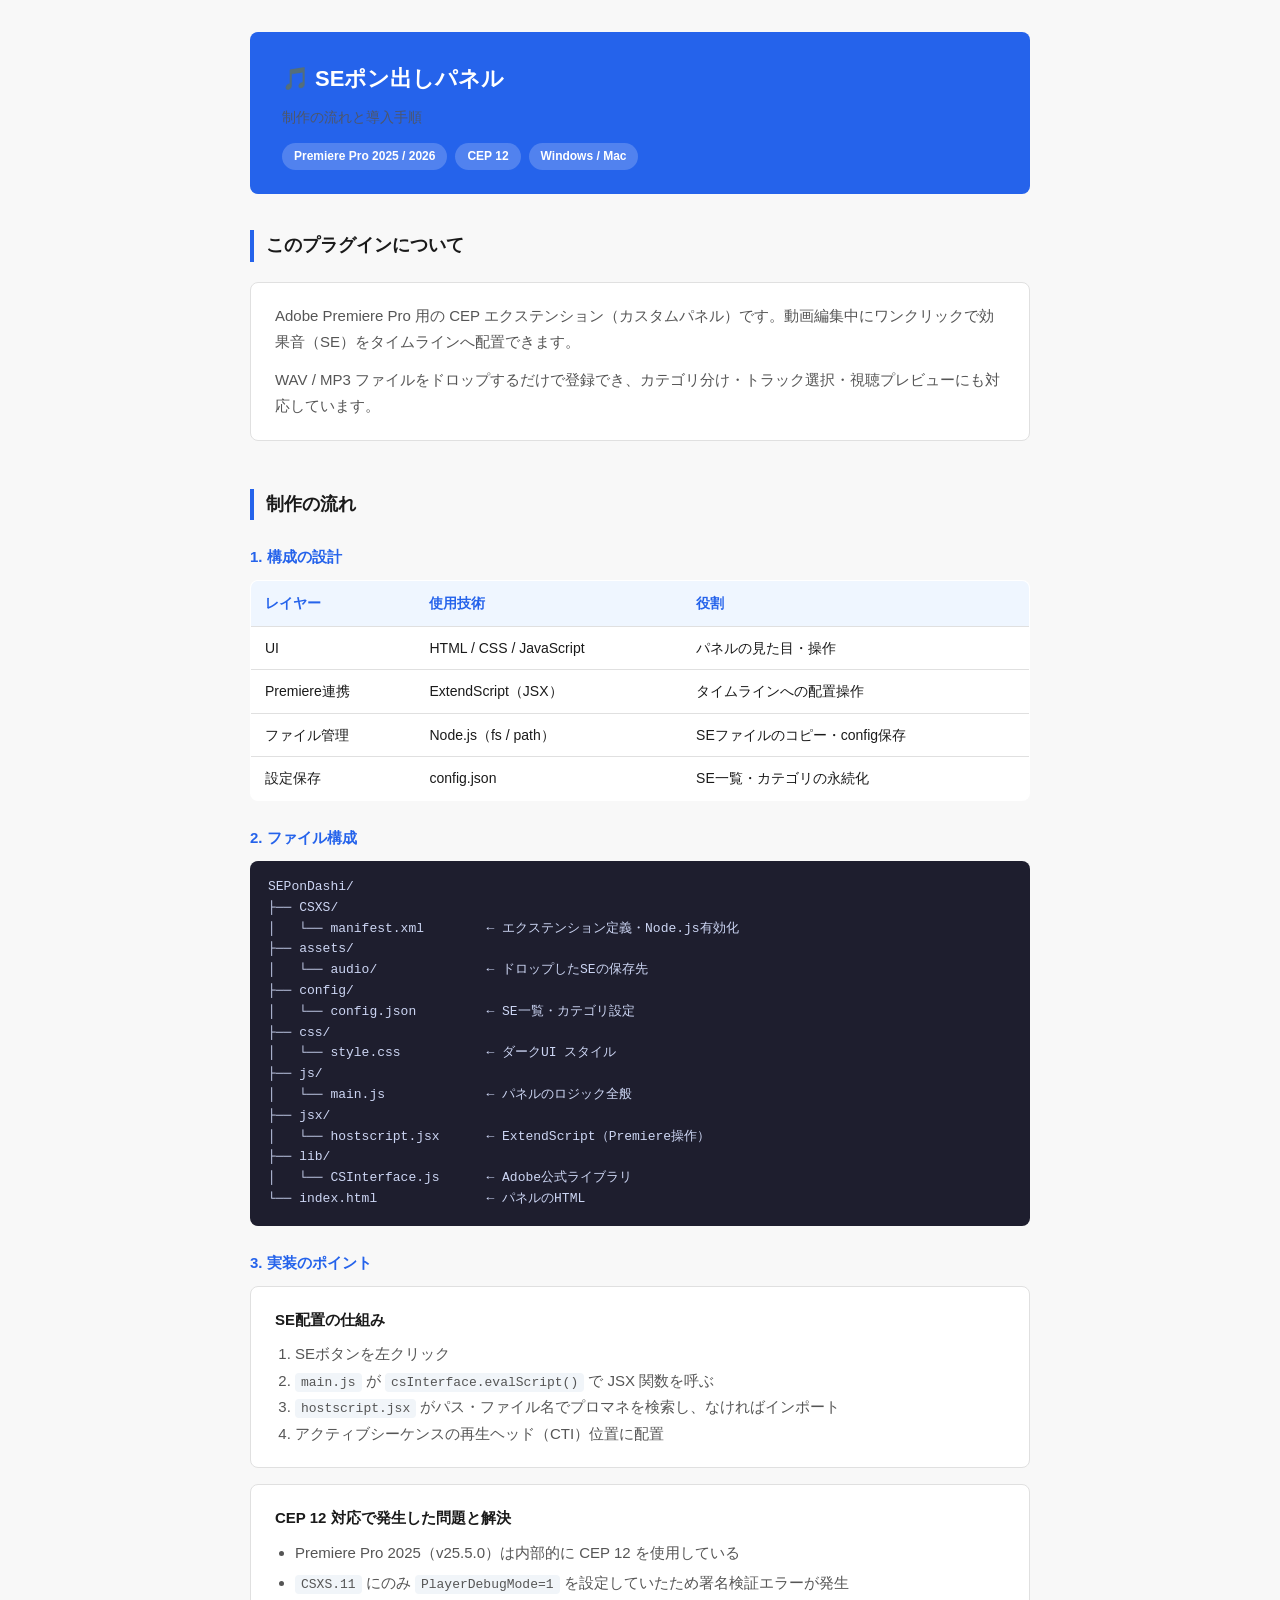
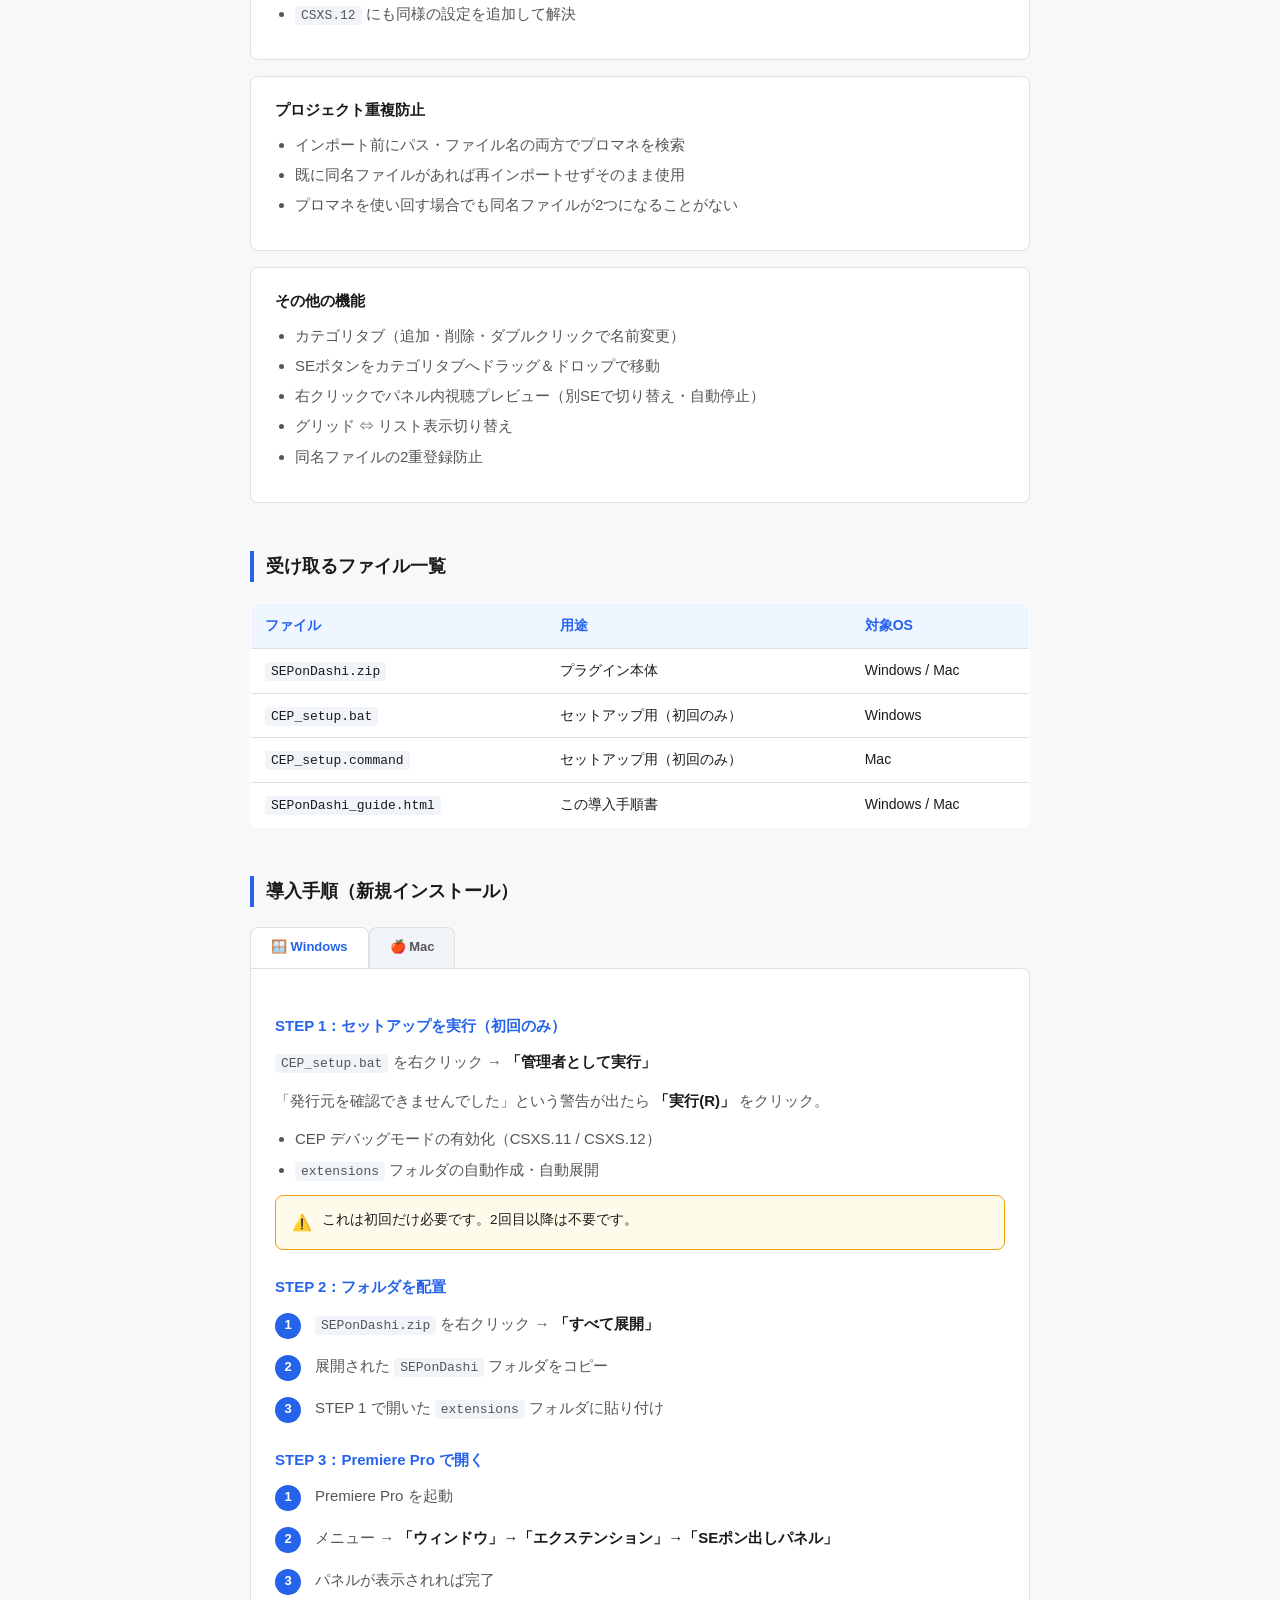
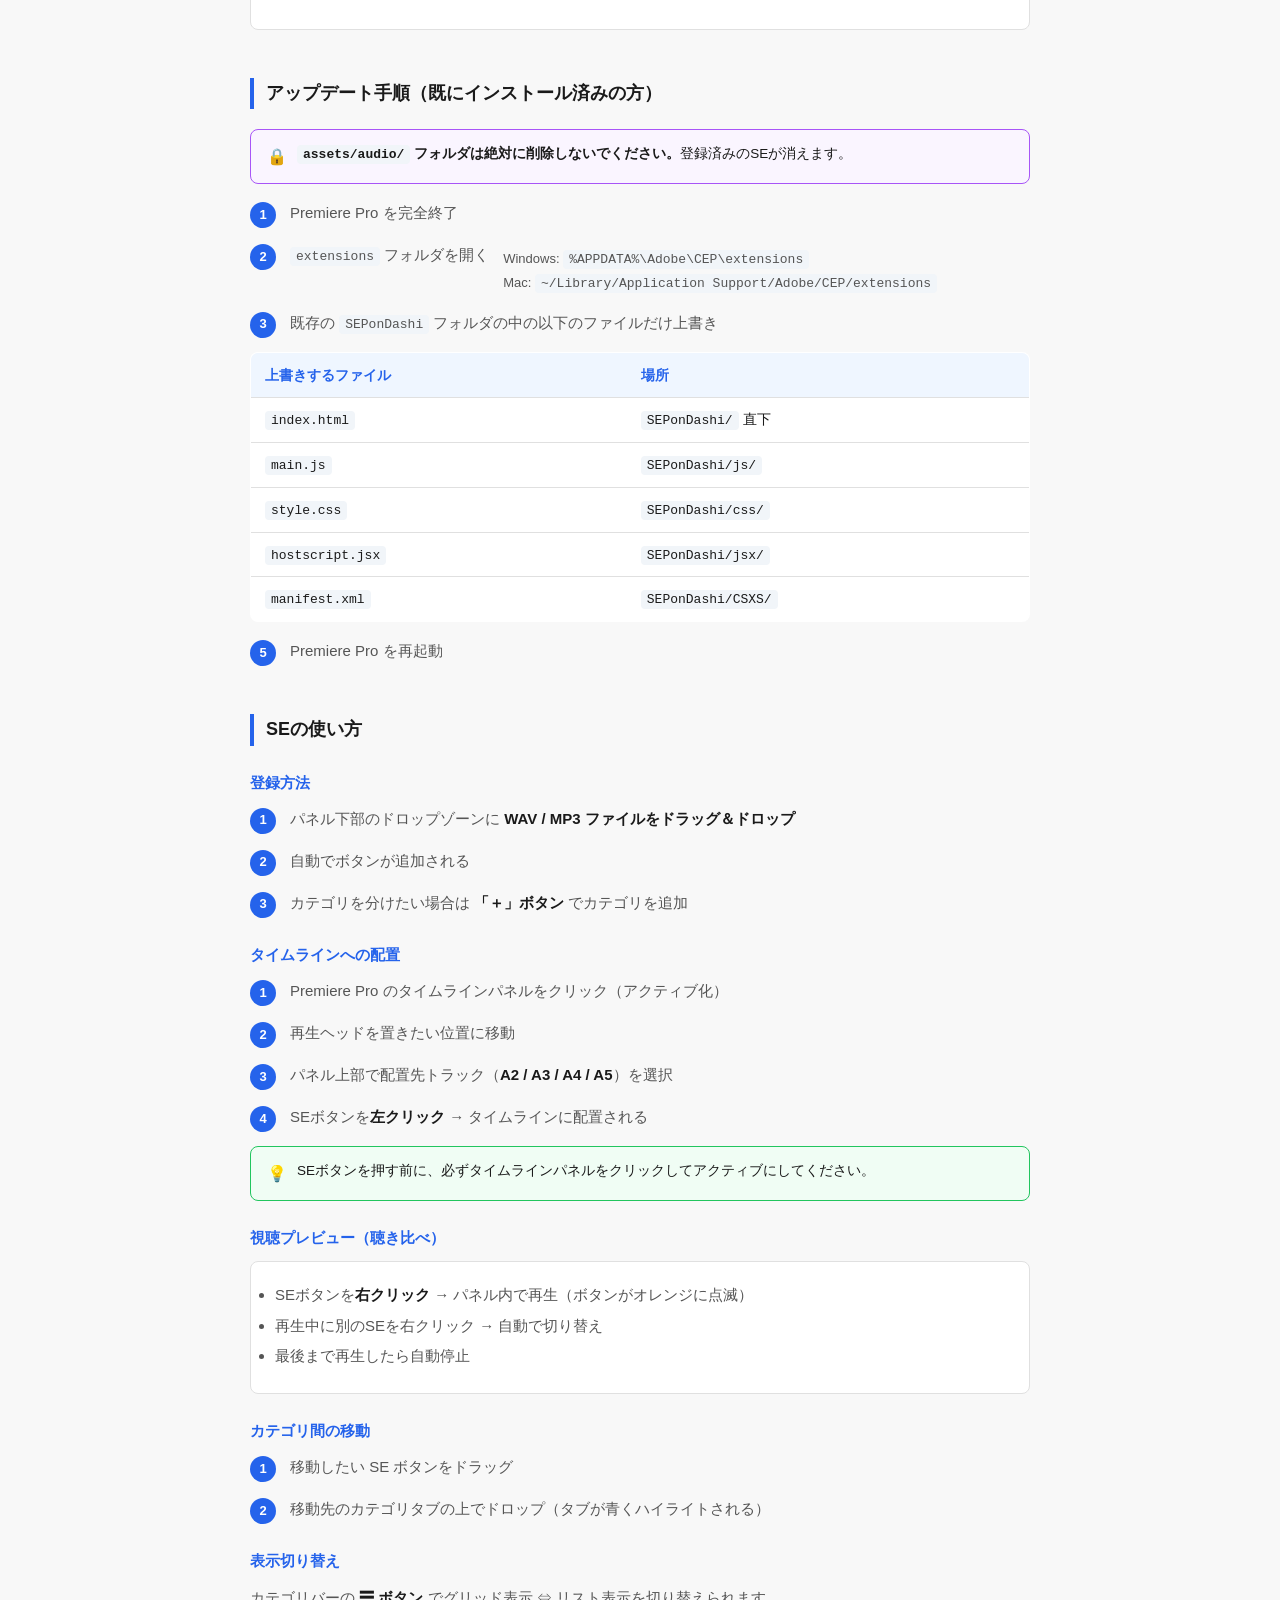
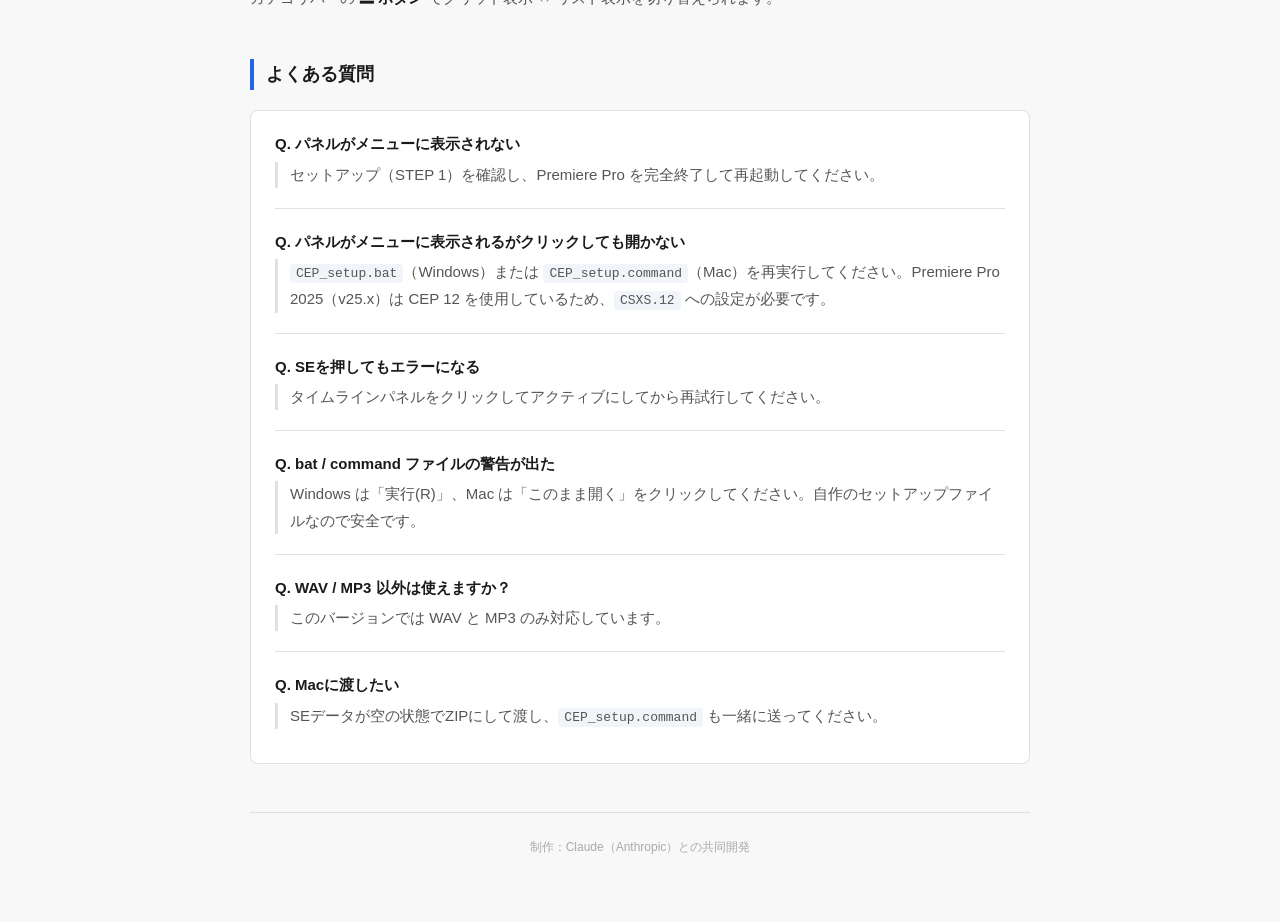
<file: 過去/SEPonDashi_full/SEPonDashi_guide.html>
<!DOCTYPE html>
<html lang="ja">
<head>
  <meta charset="UTF-8"/>
  <meta name="viewport" content="width=device-width, initial-scale=1.0"/>
  <title>SEポン出しパネル - 制作の流れと導入手順</title>
  <style>
    *, *::before, *::after { box-sizing: border-box; margin: 0; padding: 0; }
    :root {
      --bg: #f8f8f8; --surface: #ffffff; --border: #e0e0e0;
      --accent: #2563eb; --accent-bg: #eff6ff;
      --warn-bg: #fffbeb; --warn-border: #f59e0b;
      --tip-bg: #f0fdf4; --tip-border: #22c55e;
      --update-bg: #faf5ff; --update-border: #a855f7;
      --text: #1a1a1a; --text-sub: #555;
      --code-bg: #f1f5f9; --radius: 8px;
    }
    body { background: var(--bg); color: var(--text); font-family: -apple-system, BlinkMacSystemFont, "Segoe UI", "Helvetica Neue", "Hiragino Sans", "Yu Gothic UI", sans-serif; font-size: 15px; line-height: 1.75; padding: 32px 16px 64px; }
    .wrap { max-width: 780px; margin: 0 auto; }
    .doc-header { background: var(--accent); color: #fff; border-radius: var(--radius); padding: 28px 32px 24px; margin-bottom: 36px; }
    .doc-header h1 { font-size: 22px; font-weight: 700; margin-bottom: 6px; }
    .doc-header p { font-size: 14px; opacity: 0.85; }
    .badges { display: flex; flex-wrap: wrap; gap: 8px; margin-top: 14px; }
    .badge { background: rgba(255,255,255,0.2); border-radius: 20px; padding: 3px 12px; font-size: 12px; font-weight: 600; }
    section { margin-bottom: 48px; }
    h2 { font-size: 18px; font-weight: 700; border-left: 4px solid var(--accent); padding-left: 12px; margin-bottom: 20px; margin-top: 8px; }
    h3 { font-size: 15px; font-weight: 700; margin: 24px 0 10px; color: var(--accent); }
    p { margin-bottom: 12px; color: var(--text-sub); }
    .card { background: var(--surface); border: 1px solid var(--border); border-radius: var(--radius); padding: 20px 24px; margin-bottom: 16px; }
    table { width: 100%; border-collapse: collapse; font-size: 14px; margin-bottom: 16px; background: var(--surface); border-radius: var(--radius); overflow: hidden; border: 1px solid var(--border); }
    th { background: var(--accent-bg); color: var(--accent); font-weight: 700; padding: 10px 14px; text-align: left; border-bottom: 1px solid var(--border); }
    td { padding: 9px 14px; border-bottom: 1px solid var(--border); vertical-align: top; }
    tr:last-child td { border-bottom: none; }
    tr:hover td { background: #fafafa; }
    pre { background: #1e1e2e; color: #cdd6f4; border-radius: var(--radius); padding: 16px 18px; font-size: 13px; line-height: 1.6; overflow-x: auto; margin-bottom: 16px; font-family: "SFMono-Regular", Consolas, "Liberation Mono", Menlo, monospace; }
    code { background: var(--code-bg); padding: 2px 6px; border-radius: 4px; font-size: 13px; font-family: "SFMono-Regular", Consolas, "Liberation Mono", Menlo, monospace; }
    pre code { background: transparent; padding: 0; font-size: inherit; }
    .note { border-radius: var(--radius); padding: 12px 16px; font-size: 13.5px; margin: 12px 0 16px; display: flex; gap: 10px; align-items: flex-start; }
    .note-warn { background: var(--warn-bg); border: 1px solid var(--warn-border); }
    .note-tip  { background: var(--tip-bg);  border: 1px solid var(--tip-border); }
    .note-update { background: var(--update-bg); border: 1px solid var(--update-border); }
    .note-icon { font-size: 16px; flex-shrink: 0; margin-top: 1px; }
    .note p { margin: 0; color: var(--text); }
    .steps { list-style: none; counter-reset: step; }
    .steps li { counter-increment: step; display: flex; gap: 14px; align-items: flex-start; margin-bottom: 14px; }
    .steps li::before { content: counter(step); background: var(--accent); color: #fff; width: 26px; height: 26px; border-radius: 50%; display: flex; align-items: center; justify-content: center; font-size: 13px; font-weight: 700; flex-shrink: 0; margin-top: 2px; }
    .steps li p { margin: 0; }
    .os-tabs { display: flex; gap: 0; margin-bottom: 0; }
    .os-tab { padding: 8px 20px; background: var(--code-bg); border: 1px solid var(--border); border-bottom: none; border-radius: 8px 8px 0 0; font-size: 13px; font-weight: 600; cursor: pointer; color: var(--text-sub); transition: background 0.15s, color 0.15s; user-select: none; }
    .os-tab.active { background: var(--surface); color: var(--accent); border-bottom: 1px solid var(--surface); z-index: 1; }
    .os-panel { background: var(--surface); border: 1px solid var(--border); border-radius: 0 8px 8px 8px; padding: 20px 24px; display: none; }
    .os-panel.active { display: block; }
    .faq-item { margin-bottom: 14px; }
    .faq-q { font-weight: 700; color: var(--text); margin-bottom: 4px; }
    .faq-a { color: var(--text-sub); margin: 0; padding-left: 12px; border-left: 3px solid var(--border); }
    footer { text-align: center; font-size: 12px; color: #aaa; margin-top: 48px; padding-top: 24px; border-top: 1px solid var(--border); }
    hr { border: none; border-top: 1px solid var(--border); margin: 20px 0; }
    strong { color: var(--text); }
    ul { margin: 8px 0 12px 20px; color: var(--text-sub); }
    ul li { margin-bottom: 4px; }
  </style>
</head>
<body>
<div class="wrap">

  <div class="doc-header">
    <h1>🎵 SEポン出しパネル</h1>
    <p>制作の流れと導入手順</p>
    <div class="badges">
      <span class="badge">Premiere Pro 2025 / 2026</span>
      <span class="badge">CEP 12</span>
      <span class="badge">Windows / Mac</span>
    </div>
  </div>

  <!-- このプラグインについて -->
  <section>
    <h2>このプラグインについて</h2>
    <div class="card">
      <p>Adobe Premiere Pro 用の CEP エクステンション（カスタムパネル）です。動画編集中にワンクリックで効果音（SE）をタイムラインへ配置できます。</p>
      <p style="margin:0;">WAV / MP3 ファイルをドロップするだけで登録でき、カテゴリ分け・トラック選択・視聴プレビューにも対応しています。</p>
    </div>
  </section>

  <!-- 制作の流れ -->
  <section>
    <h2>制作の流れ</h2>
    <h3>1. 構成の設計</h3>
    <table>
      <thead><tr><th>レイヤー</th><th>使用技術</th><th>役割</th></tr></thead>
      <tbody>
        <tr><td>UI</td><td>HTML / CSS / JavaScript</td><td>パネルの見た目・操作</td></tr>
        <tr><td>Premiere連携</td><td>ExtendScript（JSX）</td><td>タイムラインへの配置操作</td></tr>
        <tr><td>ファイル管理</td><td>Node.js（fs / path）</td><td>SEファイルのコピー・config保存</td></tr>
        <tr><td>設定保存</td><td>config.json</td><td>SE一覧・カテゴリの永続化</td></tr>
      </tbody>
    </table>
    <h3>2. ファイル構成</h3>
    <pre>SEPonDashi/
├── CSXS/
│   └── manifest.xml        ← エクステンション定義・Node.js有効化
├── assets/
│   └── audio/              ← ドロップしたSEの保存先
├── config/
│   └── config.json         ← SE一覧・カテゴリ設定
├── css/
│   └── style.css           ← ダークUI スタイル
├── js/
│   └── main.js             ← パネルのロジック全般
├── jsx/
│   └── hostscript.jsx      ← ExtendScript（Premiere操作）
├── lib/
│   └── CSInterface.js      ← Adobe公式ライブラリ
└── index.html              ← パネルのHTML</pre>
    <h3>3. 実装のポイント</h3>
    <div class="card">
      <strong>SE配置の仕組み</strong>
      <ol style="margin: 8px 0 0 20px; color: var(--text-sub);">
        <li>SEボタンを左クリック</li>
        <li><code>main.js</code> が <code>csInterface.evalScript()</code> で JSX 関数を呼ぶ</li>
        <li><code>hostscript.jsx</code> がパス・ファイル名でプロマネを検索し、なければインポート</li>
        <li>アクティブシーケンスの再生ヘッド（CTI）位置に配置</li>
      </ol>
    </div>
    <div class="card">
      <strong>CEP 12 対応で発生した問題と解決</strong>
      <ul>
        <li>Premiere Pro 2025（v25.5.0）は内部的に CEP 12 を使用している</li>
        <li><code>CSXS.11</code> にのみ <code>PlayerDebugMode=1</code> を設定していたため署名検証エラーが発生</li>
        <li><code>CSXS.12</code> にも同様の設定を追加して解決</li>
      </ul>
    </div>
    <div class="card">
      <strong>プロジェクト重複防止</strong>
      <ul>
        <li>インポート前にパス・ファイル名の両方でプロマネを検索</li>
        <li>既に同名ファイルがあれば再インポートせずそのまま使用</li>
        <li>プロマネを使い回す場合でも同名ファイルが2つになることがない</li>
      </ul>
    </div>
    <div class="card">
      <strong>その他の機能</strong>
      <ul>
        <li>カテゴリタブ（追加・削除・ダブルクリックで名前変更）</li>
        <li>SEボタンをカテゴリタブへドラッグ＆ドロップで移動</li>
        <li>右クリックでパネル内視聴プレビュー（別SEで切り替え・自動停止）</li>
        <li>グリッド ⇔ リスト表示切り替え</li>
        <li>同名ファイルの2重登録防止</li>
      </ul>
    </div>
  </section>

  <!-- 受け取るファイル -->
  <section>
    <h2>受け取るファイル一覧</h2>
    <table>
      <thead><tr><th>ファイル</th><th>用途</th><th>対象OS</th></tr></thead>
      <tbody>
        <tr><td><code>SEPonDashi.zip</code></td><td>プラグイン本体</td><td>Windows / Mac</td></tr>
        <tr><td><code>CEP_setup.bat</code></td><td>セットアップ用（初回のみ）</td><td>Windows</td></tr>
        <tr><td><code>CEP_setup.command</code></td><td>セットアップ用（初回のみ）</td><td>Mac</td></tr>
        <tr><td><code>SEPonDashi_guide.html</code></td><td>この導入手順書</td><td>Windows / Mac</td></tr>
      </tbody>
    </table>
  </section>

  <!-- 導入手順 -->
  <section>
    <h2>導入手順（新規インストール）</h2>
    <div class="os-tabs">
      <div class="os-tab active" onclick="switchOS('win')">🪟 Windows</div>
      <div class="os-tab" onclick="switchOS('mac')">🍎 Mac</div>
    </div>
    <div class="os-panel active" id="panel-win">
      <h3>STEP 1：セットアップを実行（初回のみ）</h3>
      <p><code>CEP_setup.bat</code> を右クリック → <strong>「管理者として実行」</strong></p>
      <p>「発行元を確認できませんでした」という警告が出たら <strong>「実行(R)」</strong> をクリック。</p>
      <ul>
        <li>CEP デバッグモードの有効化（CSXS.11 / CSXS.12）</li>
        <li><code>extensions</code> フォルダの自動作成・自動展開</li>
      </ul>
      <div class="note note-warn"><span class="note-icon">⚠️</span><p>これは初回だけ必要です。2回目以降は不要です。</p></div>
      <h3>STEP 2：フォルダを配置</h3>
      <ol class="steps">
        <li><p><code>SEPonDashi.zip</code> を右クリック → <strong>「すべて展開」</strong></p></li>
        <li><p>展開された <code>SEPonDashi</code> フォルダをコピー</p></li>
        <li><p>STEP 1 で開いた <code>extensions</code> フォルダに貼り付け</p></li>
      </ol>
      <h3>STEP 3：Premiere Pro で開く</h3>
      <ol class="steps">
        <li><p>Premiere Pro を起動</p></li>
        <li><p>メニュー → <strong>「ウィンドウ」→「エクステンション」→「SEポン出しパネル」</strong></p></li>
        <li><p>パネルが表示されれば完了</p></li>
      </ol>
    </div>
    <div class="os-panel" id="panel-mac">
      <h3>STEP 1：セットアップを実行（初回のみ）</h3>
      <div class="note note-warn">
        <span class="note-icon">⚠️</span>
        <p><strong>「適切なアクセス権限がないために実行できません」と表示された場合</strong><br>
        ターミナルを開き、以下を実行してから再度ダブルクリックしてください。</p>
      </div>
      <pre>chmod +x ~/Downloads/CEP_setup.command</pre>
      <p><code>CEP_setup.command</code> をダブルクリック。「開発元を確認できません」が出たら：<br>
      <strong>システム設定 → 「プライバシーとセキュリティ」→ 「このまま開く」</strong></p>
      <div class="note note-warn"><span class="note-icon">⚠️</span><p>これは初回だけ必要です。2回目以降は不要です。</p></div>
      <h3>STEP 2：フォルダを配置</h3>
      <p><code>SEPonDashi</code> フォルダを STEP 1 で開いた <code>extensions</code> フォルダに貼り付け。</p>
      <h3>STEP 3：Premiere Pro で開く</h3>
      <p>メニュー → <strong>「ウィンドウ」→「エクステンション」→「SEポン出しパネル」</strong></p>
      <div class="note note-warn"><span class="note-icon">⚠️</span><p>Macへ渡す場合はSEデータが空の状態のZIPを使用してください。WindowsのファイルパスはMacでは動作しません。</p></div>
    </div>
  </section>

  <!-- アップデート手順 -->
  <section>
    <h2>アップデート手順（既にインストール済みの方）</h2>
    <div class="note note-update">
      <span class="note-icon">🔒</span>
      <p><strong><code>assets/audio/</code> フォルダは絶対に削除しないでください。</strong>登録済みのSEが消えます。</p>
    </div>
    <ol class="steps">
      <li><p>Premiere Pro を完全終了</p></li>
      <li>
        <p><code>extensions</code> フォルダを開く</p>
        <p style="margin-top:6px; font-size:13px; color:var(--text-sub);">
          Windows: <code>%APPDATA%\Adobe\CEP\extensions</code><br>
          Mac: <code>~/Library/Application Support/Adobe/CEP/extensions</code>
        </p>
      </li>
      <li><p>既存の <code>SEPonDashi</code> フォルダの中の以下のファイルだけ上書き</p></li>
    </ol>
    <table>
      <thead><tr><th>上書きするファイル</th><th>場所</th></tr></thead>
      <tbody>
        <tr><td><code>index.html</code></td><td><code>SEPonDashi/</code> 直下</td></tr>
        <tr><td><code>main.js</code></td><td><code>SEPonDashi/js/</code></td></tr>
        <tr><td><code>style.css</code></td><td><code>SEPonDashi/css/</code></td></tr>
        <tr><td><code>hostscript.jsx</code></td><td><code>SEPonDashi/jsx/</code></td></tr>
        <tr><td><code>manifest.xml</code></td><td><code>SEPonDashi/CSXS/</code></td></tr>
      </tbody>
    </table>
    <ol class="steps" style="counter-reset: step 4;">
      <li><p>Premiere Pro を再起動</p></li>
    </ol>
  </section>

  <!-- 使い方 -->
  <section>
    <h2>SEの使い方</h2>
    <h3>登録方法</h3>
    <ol class="steps">
      <li><p>パネル下部のドロップゾーンに <strong>WAV / MP3 ファイルをドラッグ＆ドロップ</strong></p></li>
      <li><p>自動でボタンが追加される</p></li>
      <li><p>カテゴリを分けたい場合は <strong>「＋」ボタン</strong> でカテゴリを追加</p></li>
    </ol>
    <h3>タイムラインへの配置</h3>
    <ol class="steps">
      <li><p>Premiere Pro のタイムラインパネルをクリック（アクティブ化）</p></li>
      <li><p>再生ヘッドを置きたい位置に移動</p></li>
      <li><p>パネル上部で配置先トラック（<strong>A2 / A3 / A4 / A5</strong>）を選択</p></li>
      <li><p>SEボタンを<strong>左クリック</strong> → タイムラインに配置される</p></li>
    </ol>
    <div class="note note-tip"><span class="note-icon">💡</span><p>SEボタンを押す前に、必ずタイムラインパネルをクリックしてアクティブにしてください。</p></div>
    <h3>視聴プレビュー（聴き比べ）</h3>
    <div class="card">
      <ul style="margin:0;">
        <li>SEボタンを<strong>右クリック</strong> → パネル内で再生（ボタンがオレンジに点滅）</li>
        <li>再生中に別のSEを右クリック → 自動で切り替え</li>
        <li>最後まで再生したら自動停止</li>
      </ul>
    </div>
    <h3>カテゴリ間の移動</h3>
    <ol class="steps">
      <li><p>移動したい SE ボタンをドラッグ</p></li>
      <li><p>移動先のカテゴリタブの上でドロップ（タブが青くハイライトされる）</p></li>
    </ol>
    <h3>表示切り替え</h3>
    <p>カテゴリバーの <strong>☰ ボタン</strong> でグリッド表示 ⇔ リスト表示を切り替えられます。</p>
  </section>

  <!-- FAQ -->
  <section>
    <h2>よくある質問</h2>
    <div class="card">
      <div class="faq-item">
        <p class="faq-q">Q. パネルがメニューに表示されない</p>
        <p class="faq-a">セットアップ（STEP 1）を確認し、Premiere Pro を完全終了して再起動してください。</p>
      </div><hr>
      <div class="faq-item">
        <p class="faq-q">Q. パネルがメニューに表示されるがクリックしても開かない</p>
        <p class="faq-a"><code>CEP_setup.bat</code>（Windows）または <code>CEP_setup.command</code>（Mac）を再実行してください。Premiere Pro 2025（v25.x）は CEP 12 を使用しているため、<code>CSXS.12</code> への設定が必要です。</p>
      </div><hr>
      <div class="faq-item">
        <p class="faq-q">Q. SEを押してもエラーになる</p>
        <p class="faq-a">タイムラインパネルをクリックしてアクティブにしてから再試行してください。</p>
      </div><hr>
      <div class="faq-item">
        <p class="faq-q">Q. bat / command ファイルの警告が出た</p>
        <p class="faq-a">Windows は「実行(R)」、Mac は「このまま開く」をクリックしてください。自作のセットアップファイルなので安全です。</p>
      </div><hr>
      <div class="faq-item">
        <p class="faq-q">Q. WAV / MP3 以外は使えますか？</p>
        <p class="faq-a">このバージョンでは WAV と MP3 のみ対応しています。</p>
      </div><hr>
      <div class="faq-item">
        <p class="faq-q">Q. Macに渡したい</p>
        <p class="faq-a">SEデータが空の状態でZIPにして渡し、<code>CEP_setup.command</code> も一緒に送ってください。</p>
      </div>
    </div>
  </section>

  <footer>制作：Claude（Anthropic）との共同開発</footer>
</div>
<script>
  function switchOS(os) {
    document.querySelectorAll(".os-tab").forEach(function(t) { t.classList.remove("active"); });
    document.querySelectorAll(".os-panel").forEach(function(p) { p.classList.remove("active"); });
    document.querySelectorAll(".os-tab")[os === "win" ? 0 : 1].classList.add("active");
    document.getElementById("panel-" + os).classList.add("active");
  }
</script>
</body>
</html>
</file>
<file: mac/SEPonDashi_Mac/SEPonDashi/css/style.css>
/* ===== リセット & ベース ===== */
*, *::before, *::after { box-sizing: border-box; margin: 0; padding: 0; }

:root {
  --bg-primary:     #1a1a1a;
  --bg-secondary:   #252525;
  --bg-tertiary:    #2e2e2e;
  --bg-hover:       #383838;
  --accent:         #4a9eff;
  --accent-active:  #2a7edf;
  --danger:         #e05252;
  --success:        #4caf76;
  --warning:        #e0a032;
  --text-primary:   #e8e8e8;
  --text-secondary: #a0a0a0;
  --text-muted:     #666666;
  --border:         #3a3a3a;
  --radius:         6px;
  --radius-lg:      10px;
}

html, body { width: 100%; height: 100%; overflow: hidden; }

body {
  background: var(--bg-primary);
  color: var(--text-primary);
  font-family: -apple-system, BlinkMacSystemFont, "Segoe UI", "Helvetica Neue",
               "Hiragino Sans", "Yu Gothic UI", sans-serif;
  font-size: 13px;
  line-height: 1.4;
}

#app { display: flex; flex-direction: column; height: 100vh; overflow: hidden; }

/* ===== ヘッダー ===== */
.panel-header {
  display: flex;
  align-items: center;
  justify-content: space-between;
  padding: 10px 14px;
  background: var(--bg-secondary);
  border-bottom: 1px solid var(--border);
  flex-shrink: 0;
}
.panel-title { font-size: 14px; font-weight: 600; }

/* ===== ステータス ===== */
.status-idle  { color: var(--text-muted);  font-size: 11px; }
.status-ok    { color: var(--success);      font-size: 11px; }
.status-error { color: var(--danger);       font-size: 11px; }
.status-busy  { color: var(--warning);      font-size: 11px; }

/* ===== トラック選択バー ===== */
.track-selector-bar {
  display: flex;
  align-items: center;
  gap: 10px;
  padding: 7px 14px;
  background: var(--bg-secondary);
  border-bottom: 1px solid var(--border);
  flex-shrink: 0;
}
.track-selector-label { font-size: 11px; color: var(--text-muted); white-space: nowrap; }
.track-btn-group { display: flex; gap: 4px; }

.track-btn {
  padding: 3px 12px;
  background: var(--bg-tertiary);
  border: 1px solid var(--border);
  border-radius: var(--radius);
  color: var(--text-secondary);
  font-size: 12px;
  font-weight: 600;
  cursor: pointer;
  transition: background 0.12s, border-color 0.12s, color 0.12s;
}
.track-btn:hover { background: var(--bg-hover); color: var(--text-primary); }
.track-btn.active { background: var(--accent); border-color: var(--accent); color: #fff; }

/* ===== カテゴリタブバー ===== */
.category-bar {
  display: flex;
  align-items: stretch;
  background: var(--bg-secondary);
  border-bottom: 1px solid var(--border);
  flex-shrink: 0;
  min-height: 34px;
  overflow: hidden;
}

.category-tabs {
  display: flex;
  flex: 1;
  overflow-x: auto;
  scrollbar-width: none;
}
.category-tabs::-webkit-scrollbar { display: none; }

/* タブ1枚 */
.cat-tab {
  position: relative;
  display: flex;
  align-items: center;
  gap: 4px;
  padding: 0 12px;
  background: transparent;
  border: none;
  border-bottom: 2px solid transparent;
  color: var(--text-muted);
  font-size: 12px;
  font-weight: 500;
  cursor: pointer;
  white-space: nowrap;
  transition: color 0.12s, border-color 0.12s;
  flex-shrink: 0;
}
.cat-tab:hover { color: var(--text-primary); }
.cat-tab.active {
  color: var(--accent);
  border-bottom-color: var(--accent);
}

/* タブ内の削除ボタン */
.cat-tab-delete {
  display: inline-flex;
  align-items: center;
  justify-content: center;
  width: 14px;
  height: 14px;
  border: none;
  background: transparent;
  color: var(--text-muted);
  font-size: 11px;
  cursor: pointer;
  border-radius: 3px;
  opacity: 0;
  transition: opacity 0.12s, color 0.12s, background 0.12s;
  padding: 0;
  line-height: 1;
}
.cat-tab:hover .cat-tab-delete { opacity: 1; }
.cat-tab-delete:hover { color: var(--danger); background: rgba(224,82,82,0.15); }

/* タブ名インライン編集（ダブルクリック） */
.cat-tab-name {
  outline: none;
  border: none;
  background: transparent;
  color: inherit;
  font: inherit;
  min-width: 24px;
  cursor: pointer;
}
.cat-tab-name[contenteditable="true"] {
  background: rgba(74,158,255,0.12);
  border-radius: 3px;
  padding: 1px 4px;
  cursor: text;
}

/* カテゴリ追加ボタン */
.category-add-btn {
  display: flex;
  align-items: center;
  justify-content: center;
  width: 34px;
  flex-shrink: 0;
  border: none;
  border-left: 1px solid var(--border);
  background: transparent;
  color: var(--text-muted);
  font-size: 18px;
  cursor: pointer;
  transition: color 0.12s, background 0.12s;
}
.category-add-btn:hover { color: var(--accent); background: rgba(74,158,255,0.08); }

/* ===== SEグリッドセクション ===== */
.se-grid-section {
  flex: 1;
  overflow-y: auto;
  padding: 12px;
  scrollbar-width: thin;
  scrollbar-color: var(--border) transparent;
}
.se-grid-section::-webkit-scrollbar { width: 6px; }
.se-grid-section::-webkit-scrollbar-track { background: transparent; }
.se-grid-section::-webkit-scrollbar-thumb { background: var(--border); border-radius: 3px; }

.se-grid {
  display: grid;
  grid-template-columns: repeat(auto-fill, minmax(110px, 1fr));
  gap: 8px;
}

/* ===== SEボタン ===== */
.se-btn {
  position: relative;
  display: flex;
  flex-direction: column;
  align-items: center;
  justify-content: center;
  padding: 12px 8px 10px;
  background: var(--bg-tertiary);
  border: 1px solid var(--border);
  border-radius: var(--radius);
  color: var(--text-primary);
  cursor: pointer;
  text-align: center;
  transition: background 0.12s, border-color 0.12s, transform 0.08s;
  user-select: none;
  min-height: 68px;
  overflow: hidden;
}
.se-btn:hover { background: var(--bg-hover); border-color: var(--accent); }
.se-btn:active { background: var(--accent-active); transform: scale(0.97); }
.se-btn.playing { border-color: var(--success); background: #1a3326; }

.se-btn-icon { font-size: 18px; margin-bottom: 4px; line-height: 1; }
.se-btn-name { font-size: 11px; font-weight: 500; word-break: break-all; line-height: 1.3; }

.se-btn-delete {
  position: absolute;
  top: 3px; right: 3px;
  width: 15px; height: 15px;
  background: transparent;
  border: none;
  color: var(--text-muted);
  font-size: 11px;
  cursor: pointer;
  border-radius: 3px;
  display: flex; align-items: center; justify-content: center;
  opacity: 0;
  transition: opacity 0.12s, color 0.12s, background 0.12s;
}
.se-btn:hover .se-btn-delete { opacity: 1; }
.se-btn-delete:hover { color: var(--danger); background: rgba(224,82,82,0.15); }

/* ===== 空メッセージ ===== */
.no-se-message {
  display: none;
  text-align: center;
  color: var(--text-muted);
  font-size: 12px;
  margin-top: 24px;
  line-height: 1.8;
}
.no-se-message.visible { display: block; }

/* ===== ドロップゾーン ===== */
.drop-section { flex-shrink: 0; border-top: 1px solid var(--border); }

.drop-toggle-btn {
  width: 100%;
  background: none;
  border: none;
  color: var(--text-secondary);
  font-size: 11px;
  cursor: pointer;
  padding: 5px 12px;
  text-align: left;
  transition: color 0.12s, background 0.12s;
  display: block;
}
.drop-toggle-btn:hover { color: var(--accent); background: rgba(74,158,255,0.08); }

.drop-zone-wrap { padding: 0 12px 8px; }
.drop-zone-wrap.hidden { display: none; }

.drop-zone {
  display: flex;
  flex-direction: column;
  align-items: center;
  justify-content: center;
  padding: 14px 12px;
  border: 2px dashed var(--border);
  border-radius: var(--radius-lg);
  background: var(--bg-secondary);
  cursor: pointer;
  transition: border-color 0.2s, background 0.2s;
  min-height: 80px;
}
.drop-zone.drag-over { border-color: var(--accent); background: rgba(74,158,255,0.08); }
.drop-icon { font-size: 22px; color: var(--text-muted); margin-bottom: 5px; line-height: 1; }
.drop-zone.drag-over .drop-icon { color: var(--accent); }
.drop-label { font-size: 12px; font-weight: 500; color: var(--text-secondary); }
.drop-sub { font-size: 10px; color: var(--text-muted); margin-top: 2px; }

/* ===== フッター ===== */
.panel-footer {
  flex-shrink: 0;
  padding: 5px 12px 7px;
  border-top: 1px solid var(--border);
  background: var(--bg-secondary);
}
.log-area { font-size: 10px; color: var(--text-muted); min-height: 15px; word-break: break-all; line-height: 1.5; }
.log-area.log-error   { color: var(--danger); }
.log-area.log-success { color: var(--success); }
.log-area.log-warning { color: var(--warning); }

/* ===== モーダル ===== */
.modal-overlay {
  position: fixed;
  inset: 0;
  background: rgba(0,0,0,0.6);
  display: flex;
  align-items: center;
  justify-content: center;
  z-index: 1000;
}
.modal-overlay.hidden { display: none; }

.modal-box {
  background: var(--bg-tertiary);
  border: 1px solid var(--border);
  border-radius: var(--radius-lg);
  padding: 20px 18px 16px;
  width: 220px;
  box-shadow: 0 8px 32px rgba(0,0,0,0.6);
}
.modal-title { font-size: 13px; font-weight: 600; margin-bottom: 10px; }
.modal-input {
  width: 100%;
  padding: 6px 9px;
  background: var(--bg-primary);
  border: 1px solid var(--border);
  border-radius: var(--radius);
  color: var(--text-primary);
  font-size: 13px;
  outline: none;
  margin-bottom: 12px;
}
.modal-input:focus { border-color: var(--accent); }
.modal-btns { display: flex; gap: 8px; justify-content: flex-end; }
.modal-btn {
  padding: 5px 14px;
  border-radius: var(--radius);
  border: 1px solid var(--border);
  font-size: 12px;
  cursor: pointer;
  transition: background 0.12s;
}
.modal-btn-cancel { background: var(--bg-secondary); color: var(--text-secondary); }
.modal-btn-cancel:hover { background: var(--bg-hover); }
.modal-btn-ok { background: var(--accent); border-color: var(--accent); color: #fff; }
.modal-btn-ok:hover { background: var(--accent-active); }
/* ===== カテゴリ間ドラッグ&ドロップ ===== */
.se-btn.dragging {
  opacity: 0.45;
  border-color: var(--accent);
  transform: scale(0.95);
}

.cat-tab.drop-target {
  background: rgba(74,158,255,0.18);
  border-bottom-color: var(--accent);
  color: var(--accent);
}

/* ===== リスト表示モード ===== */
.se-list {
  display: flex;
  flex-direction: column;
  gap: 3px;
}

.se-btn.se-btn-list {
  flex-direction: row;
  align-items: center;
  justify-content: flex-start;
  padding: 7px 10px;
  min-height: 36px;
  gap: 8px;
  text-align: left;
}

.se-btn.se-btn-list .se-btn-icon {
  font-size: 11px;
  margin-bottom: 0;
  flex-shrink: 0;
  color: var(--text-muted);
}

.se-btn.se-btn-list .se-btn-name {
  font-size: 12px;
  word-break: break-all;
  flex: 1;
}

.se-btn.se-btn-list .se-btn-delete {
  opacity: 0;
  position: static;
  margin-left: auto;
  flex-shrink: 0;
}

.se-btn.se-btn-list:hover .se-btn-delete { opacity: 1; }

/* ビュー切り替えボタン */
.view-toggle-btn {
  font-size: 15px !important;
  border-right: 1px solid var(--border);
}

/* ===== 検索バー ===== */
.search-bar {
  padding: 6px 12px;
  background: var(--bg-secondary);
  border-bottom: 1px solid var(--border);
  flex-shrink: 0;
}

.search-input {
  width: 100%;
  padding: 5px 9px 5px 28px;
  background: var(--bg-primary);
  border: 1px solid var(--border);
  border-radius: var(--radius);
  color: var(--text-primary);
  font-size: 12px;
  outline: none;
  background-image: url("data:image/svg+xml,%3Csvg xmlns='http://www.w3.org/2000/svg' width='12' height='12' viewBox='0 0 24 24' fill='none' stroke='%23666' stroke-width='2'%3E%3Ccircle cx='11' cy='11' r='8'/%3E%3Cline x1='21' y1='21' x2='16.65' y2='16.65'/%3E%3C/svg%3E");
  background-repeat: no-repeat;
  background-position: 9px center;
  transition: border-color 0.12s;
}
.search-input:focus { border-color: var(--accent); }
.search-input::placeholder { color: var(--text-muted); }

/* ===== SE並び替えドロップインジケータ ===== */
.se-grid .se-btn.drop-before { box-shadow: -3px 0 0 0 var(--accent); }
.se-grid .se-btn.drop-after  { box-shadow:  3px 0 0 0 var(--accent); }
.se-list .se-btn.drop-before { box-shadow: 0 -2px 0 0 var(--accent); }
.se-list .se-btn.drop-after  { box-shadow: 0  2px 0 0 var(--accent); }

/* ===== すべてビュー カテゴリバッジ ===== */
.se-btn-cat-badge {
  position: absolute;
  bottom: 3px;
  left: 4px;
  font-size: 9px;
  color: var(--text-muted);
  background: rgba(0,0,0,0.35);
  border-radius: 2px;
  padding: 1px 4px;
  line-height: 1.3;
  max-width: calc(100% - 8px);
  overflow: hidden;
  text-overflow: ellipsis;
  white-space: nowrap;
  pointer-events: none;
}

/* リスト表示でのバッジ位置調整 */
.se-btn-list .se-btn-cat-badge {
  position: static;
  margin-left: auto;
  background: var(--bg-primary);
  font-size: 9px;
  padding: 1px 5px;
  border-radius: 3px;
  flex-shrink: 0;
}

/* ===== 右クリック視聴（プレビュー）===== */
.se-btn.previewing {
  border-color: var(--warning);
  background: #2a2010;
}
.se-btn.previewing .se-btn-icon {
  color: var(--warning);
  animation: pulse 0.8s ease-in-out infinite alternate;
}
@keyframes pulse {
  from { opacity: 1; }
  to   { opacity: 0.4; }
}
</file>
<file: 過去/SEPonDashi_backup_20260602_182003/SEPonDashi/css/style.css>
/* ===== リセット & ベース ===== */
*, *::before, *::after { box-sizing: border-box; margin: 0; padding: 0; }

:root {
  --bg-primary:     #1a1a1a;
  --bg-secondary:   #252525;
  --bg-tertiary:    #2e2e2e;
  --bg-hover:       #383838;
  --accent:         #4a9eff;
  --accent-active:  #2a7edf;
  --danger:         #e05252;
  --success:        #4caf76;
  --warning:        #e0a032;
  --text-primary:   #e8e8e8;
  --text-secondary: #a0a0a0;
  --text-muted:     #666666;
  --border:         #3a3a3a;
  --radius:         6px;
  --radius-lg:      10px;
}

html, body { width: 100%; height: 100%; overflow: hidden; }

body {
  background: var(--bg-primary);
  color: var(--text-primary);
  font-family: -apple-system, BlinkMacSystemFont, "Segoe UI", "Helvetica Neue",
               "Hiragino Sans", "Yu Gothic UI", sans-serif;
  font-size: 13px;
  line-height: 1.4;
}

#app { display: flex; flex-direction: column; height: 100vh; overflow: hidden; }

/* ===== ヘッダー ===== */
.panel-header {
  display: flex;
  align-items: center;
  justify-content: space-between;
  padding: 10px 14px;
  background: var(--bg-secondary);
  border-bottom: 1px solid var(--border);
  flex-shrink: 0;
}
.panel-title { font-size: 14px; font-weight: 600; }

/* ===== ステータス ===== */
.status-idle  { color: var(--text-muted);  font-size: 11px; }
.status-ok    { color: var(--success);      font-size: 11px; }
.status-error { color: var(--danger);       font-size: 11px; }
.status-busy  { color: var(--warning);      font-size: 11px; }

/* ===== トラック選択バー ===== */
.track-selector-bar {
  display: flex;
  align-items: center;
  gap: 10px;
  padding: 7px 14px;
  background: var(--bg-secondary);
  border-bottom: 1px solid var(--border);
  flex-shrink: 0;
}
.track-selector-label { font-size: 11px; color: var(--text-muted); white-space: nowrap; }
.track-btn-group { display: flex; gap: 4px; }

.track-btn {
  padding: 3px 12px;
  background: var(--bg-tertiary);
  border: 1px solid var(--border);
  border-radius: var(--radius);
  color: var(--text-secondary);
  font-size: 12px;
  font-weight: 600;
  cursor: pointer;
  transition: background 0.12s, border-color 0.12s, color 0.12s;
}
.track-btn:hover { background: var(--bg-hover); color: var(--text-primary); }
.track-btn.active { background: var(--accent); border-color: var(--accent); color: #fff; }

/* ===== カテゴリタブバー ===== */
.category-bar {
  display: flex;
  align-items: stretch;
  background: var(--bg-secondary);
  border-bottom: 1px solid var(--border);
  flex-shrink: 0;
  min-height: 34px;
  overflow: hidden;
}

.category-tabs {
  display: flex;
  flex: 1;
  overflow-x: auto;
  scrollbar-width: none;
}
.category-tabs::-webkit-scrollbar { display: none; }

/* タブ1枚 */
.cat-tab {
  position: relative;
  display: flex;
  align-items: center;
  gap: 4px;
  padding: 0 12px;
  background: transparent;
  border: none;
  border-bottom: 2px solid transparent;
  color: var(--text-muted);
  font-size: 12px;
  font-weight: 500;
  cursor: pointer;
  white-space: nowrap;
  transition: color 0.12s, border-color 0.12s;
  flex-shrink: 0;
}
.cat-tab:hover { color: var(--text-primary); }
.cat-tab.active {
  color: var(--accent);
  border-bottom-color: var(--accent);
}

/* タブ内の削除ボタン */
.cat-tab-delete {
  display: inline-flex;
  align-items: center;
  justify-content: center;
  width: 14px;
  height: 14px;
  border: none;
  background: transparent;
  color: var(--text-muted);
  font-size: 11px;
  cursor: pointer;
  border-radius: 3px;
  opacity: 0;
  transition: opacity 0.12s, color 0.12s, background 0.12s;
  padding: 0;
  line-height: 1;
}
.cat-tab:hover .cat-tab-delete { opacity: 1; }
.cat-tab-delete:hover { color: var(--danger); background: rgba(224,82,82,0.15); }

/* タブ名インライン編集（ダブルクリック） */
.cat-tab-name {
  outline: none;
  border: none;
  background: transparent;
  color: inherit;
  font: inherit;
  min-width: 24px;
  cursor: pointer;
}
.cat-tab-name[contenteditable="true"] {
  background: rgba(74,158,255,0.12);
  border-radius: 3px;
  padding: 1px 4px;
  cursor: text;
}

/* カテゴリ追加ボタン */
.category-add-btn {
  display: flex;
  align-items: center;
  justify-content: center;
  width: 34px;
  flex-shrink: 0;
  border: none;
  border-left: 1px solid var(--border);
  background: transparent;
  color: var(--text-muted);
  font-size: 18px;
  cursor: pointer;
  transition: color 0.12s, background 0.12s;
}
.category-add-btn:hover { color: var(--accent); background: rgba(74,158,255,0.08); }

/* ===== SEグリッドセクション ===== */
.se-grid-section {
  flex: 1;
  overflow-y: auto;
  padding: 12px;
  scrollbar-width: thin;
  scrollbar-color: var(--border) transparent;
}
.se-grid-section::-webkit-scrollbar { width: 6px; }
.se-grid-section::-webkit-scrollbar-track { background: transparent; }
.se-grid-section::-webkit-scrollbar-thumb { background: var(--border); border-radius: 3px; }

.se-grid {
  display: grid;
  grid-template-columns: repeat(auto-fill, minmax(110px, 1fr));
  gap: 8px;
}

/* ===== SEボタン ===== */
.se-btn {
  position: relative;
  display: flex;
  flex-direction: column;
  align-items: center;
  justify-content: center;
  padding: 12px 8px 10px;
  background: var(--bg-tertiary);
  border: 1px solid var(--border);
  border-radius: var(--radius);
  color: var(--text-primary);
  cursor: pointer;
  text-align: center;
  transition: background 0.12s, border-color 0.12s, transform 0.08s;
  user-select: none;
  min-height: 68px;
  overflow: hidden;
}
.se-btn:hover { background: var(--bg-hover); border-color: var(--accent); }
.se-btn:active { background: var(--accent-active); transform: scale(0.97); }
.se-btn.playing { border-color: var(--success); background: #1a3326; }

.se-btn-icon { font-size: 18px; margin-bottom: 4px; line-height: 1; }
.se-btn-name { font-size: 11px; font-weight: 500; word-break: break-all; line-height: 1.3; }

.se-btn-delete {
  position: absolute;
  top: 3px; right: 3px;
  width: 15px; height: 15px;
  background: transparent;
  border: none;
  color: var(--text-muted);
  font-size: 11px;
  cursor: pointer;
  border-radius: 3px;
  display: flex; align-items: center; justify-content: center;
  opacity: 0;
  transition: opacity 0.12s, color 0.12s, background 0.12s;
}
.se-btn:hover .se-btn-delete { opacity: 1; }
.se-btn-delete:hover { color: var(--danger); background: rgba(224,82,82,0.15); }

/* ===== 空メッセージ ===== */
.no-se-message {
  display: none;
  text-align: center;
  color: var(--text-muted);
  font-size: 12px;
  margin-top: 24px;
  line-height: 1.8;
}
.no-se-message.visible { display: block; }

/* ===== ドロップゾーン ===== */
.drop-section { flex-shrink: 0; padding: 8px 12px; border-top: 1px solid var(--border); }

.drop-zone {
  display: flex;
  flex-direction: column;
  align-items: center;
  justify-content: center;
  padding: 14px 12px;
  border: 2px dashed var(--border);
  border-radius: var(--radius-lg);
  background: var(--bg-secondary);
  cursor: pointer;
  transition: border-color 0.2s, background 0.2s;
  min-height: 80px;
}
.drop-zone.drag-over { border-color: var(--accent); background: rgba(74,158,255,0.08); }
.drop-icon { font-size: 22px; color: var(--text-muted); margin-bottom: 5px; line-height: 1; }
.drop-zone.drag-over .drop-icon { color: var(--accent); }
.drop-label { font-size: 12px; font-weight: 500; color: var(--text-secondary); }
.drop-sub { font-size: 10px; color: var(--text-muted); margin-top: 2px; }

/* ===== フッター ===== */
.panel-footer {
  flex-shrink: 0;
  padding: 5px 12px 7px;
  border-top: 1px solid var(--border);
  background: var(--bg-secondary);
}
.log-area { font-size: 10px; color: var(--text-muted); min-height: 15px; word-break: break-all; line-height: 1.5; }
.log-area.log-error   { color: var(--danger); }
.log-area.log-success { color: var(--success); }
.log-area.log-warning { color: var(--warning); }

/* ===== モーダル ===== */
.modal-overlay {
  position: fixed;
  inset: 0;
  background: rgba(0,0,0,0.6);
  display: flex;
  align-items: center;
  justify-content: center;
  z-index: 1000;
}
.modal-overlay.hidden { display: none; }

.modal-box {
  background: var(--bg-tertiary);
  border: 1px solid var(--border);
  border-radius: var(--radius-lg);
  padding: 20px 18px 16px;
  width: 220px;
  box-shadow: 0 8px 32px rgba(0,0,0,0.6);
}
.modal-title { font-size: 13px; font-weight: 600; margin-bottom: 10px; }
.modal-input {
  width: 100%;
  padding: 6px 9px;
  background: var(--bg-primary);
  border: 1px solid var(--border);
  border-radius: var(--radius);
  color: var(--text-primary);
  font-size: 13px;
  outline: none;
  margin-bottom: 12px;
}
.modal-input:focus { border-color: var(--accent); }
.modal-btns { display: flex; gap: 8px; justify-content: flex-end; }
.modal-btn {
  padding: 5px 14px;
  border-radius: var(--radius);
  border: 1px solid var(--border);
  font-size: 12px;
  cursor: pointer;
  transition: background 0.12s;
}
.modal-btn-cancel { background: var(--bg-secondary); color: var(--text-secondary); }
.modal-btn-cancel:hover { background: var(--bg-hover); }
.modal-btn-ok { background: var(--accent); border-color: var(--accent); color: #fff; }
.modal-btn-ok:hover { background: var(--accent-active); }
/* ===== カテゴリ間ドラッグ&ドロップ ===== */
.se-btn.dragging {
  opacity: 0.45;
  border-color: var(--accent);
  transform: scale(0.95);
}

.cat-tab.drop-target {
  background: rgba(74,158,255,0.18);
  border-bottom-color: var(--accent);
  color: var(--accent);
}

/* ===== リスト表示モード ===== */
.se-list {
  display: flex;
  flex-direction: column;
  gap: 3px;
}

.se-btn.se-btn-list {
  flex-direction: row;
  align-items: center;
  justify-content: flex-start;
  padding: 7px 10px;
  min-height: 36px;
  gap: 8px;
  text-align: left;
}

.se-btn.se-btn-list .se-btn-icon {
  font-size: 11px;
  margin-bottom: 0;
  flex-shrink: 0;
  color: var(--text-muted);
}

.se-btn.se-btn-list .se-btn-name {
  font-size: 12px;
  word-break: break-all;
  flex: 1;
}

.se-btn.se-btn-list .se-btn-delete {
  opacity: 0;
  position: static;
  margin-left: auto;
  flex-shrink: 0;
}

.se-btn.se-btn-list:hover .se-btn-delete { opacity: 1; }

/* ビュー切り替えボタン */
.view-toggle-btn {
  font-size: 15px !important;
  border-right: 1px solid var(--border);
}

/* ===== 右クリック視聴（プレビュー）===== */
.se-btn.previewing {
  border-color: var(--warning);
  background: #2a2010;
}
.se-btn.previewing .se-btn-icon {
  color: var(--warning);
  animation: pulse 0.8s ease-in-out infinite alternate;
}
@keyframes pulse {
  from { opacity: 1; }
  to   { opacity: 0.4; }
}
</file>
<file: 過去/SEPonDashi_full/SEPonDashi/SEPonDashi/css/style.css>
/* ===== リセット & ベース ===== */
*, *::before, *::after { box-sizing: border-box; margin: 0; padding: 0; }

:root {
  --bg-primary:     #1a1a1a;
  --bg-secondary:   #252525;
  --bg-tertiary:    #2e2e2e;
  --bg-hover:       #383838;
  --accent:         #4a9eff;
  --accent-active:  #2a7edf;
  --danger:         #e05252;
  --success:        #4caf76;
  --warning:        #e0a032;
  --text-primary:   #e8e8e8;
  --text-secondary: #a0a0a0;
  --text-muted:     #666666;
  --border:         #3a3a3a;
  --radius:         6px;
  --radius-lg:      10px;
}

html, body { width: 100%; height: 100%; overflow: hidden; }

body {
  background: var(--bg-primary);
  color: var(--text-primary);
  font-family: -apple-system, BlinkMacSystemFont, "Segoe UI", "Helvetica Neue",
               "Hiragino Sans", "Yu Gothic UI", sans-serif;
  font-size: 13px;
  line-height: 1.4;
}

#app { display: flex; flex-direction: column; height: 100vh; overflow: hidden; }

/* ===== ヘッダー ===== */
.panel-header {
  display: flex;
  align-items: center;
  justify-content: space-between;
  padding: 10px 14px;
  background: var(--bg-secondary);
  border-bottom: 1px solid var(--border);
  flex-shrink: 0;
}
.panel-title { font-size: 14px; font-weight: 600; }

/* ===== ステータス ===== */
.status-idle  { color: var(--text-muted);  font-size: 11px; }
.status-ok    { color: var(--success);      font-size: 11px; }
.status-error { color: var(--danger);       font-size: 11px; }
.status-busy  { color: var(--warning);      font-size: 11px; }

/* ===== トラック選択バー ===== */
.track-selector-bar {
  display: flex;
  align-items: center;
  gap: 10px;
  padding: 7px 14px;
  background: var(--bg-secondary);
  border-bottom: 1px solid var(--border);
  flex-shrink: 0;
}
.track-selector-label { font-size: 11px; color: var(--text-muted); white-space: nowrap; }
.track-btn-group { display: flex; gap: 4px; }

.track-btn {
  padding: 3px 12px;
  background: var(--bg-tertiary);
  border: 1px solid var(--border);
  border-radius: var(--radius);
  color: var(--text-secondary);
  font-size: 12px;
  font-weight: 600;
  cursor: pointer;
  transition: background 0.12s, border-color 0.12s, color 0.12s;
}
.track-btn:hover { background: var(--bg-hover); color: var(--text-primary); }
.track-btn.active { background: var(--accent); border-color: var(--accent); color: #fff; }

/* ===== カテゴリタブバー ===== */
.category-bar {
  display: flex;
  align-items: stretch;
  background: var(--bg-secondary);
  border-bottom: 1px solid var(--border);
  flex-shrink: 0;
  min-height: 34px;
  overflow: hidden;
}

.category-tabs {
  display: flex;
  flex: 1;
  overflow-x: auto;
  scrollbar-width: none;
}
.category-tabs::-webkit-scrollbar { display: none; }

/* タブ1枚 */
.cat-tab {
  position: relative;
  display: flex;
  align-items: center;
  gap: 4px;
  padding: 0 12px;
  background: transparent;
  border: none;
  border-bottom: 2px solid transparent;
  color: var(--text-muted);
  font-size: 12px;
  font-weight: 500;
  cursor: pointer;
  white-space: nowrap;
  transition: color 0.12s, border-color 0.12s;
  flex-shrink: 0;
}
.cat-tab:hover { color: var(--text-primary); }
.cat-tab.active {
  color: var(--accent);
  border-bottom-color: var(--accent);
}

/* タブ内の削除ボタン */
.cat-tab-delete {
  display: inline-flex;
  align-items: center;
  justify-content: center;
  width: 14px;
  height: 14px;
  border: none;
  background: transparent;
  color: var(--text-muted);
  font-size: 11px;
  cursor: pointer;
  border-radius: 3px;
  opacity: 0;
  transition: opacity 0.12s, color 0.12s, background 0.12s;
  padding: 0;
  line-height: 1;
}
.cat-tab:hover .cat-tab-delete { opacity: 1; }
.cat-tab-delete:hover { color: var(--danger); background: rgba(224,82,82,0.15); }

/* タブ名インライン編集（ダブルクリック） */
.cat-tab-name {
  outline: none;
  border: none;
  background: transparent;
  color: inherit;
  font: inherit;
  min-width: 24px;
  cursor: pointer;
}
.cat-tab-name[contenteditable="true"] {
  background: rgba(74,158,255,0.12);
  border-radius: 3px;
  padding: 1px 4px;
  cursor: text;
}

/* カテゴリ追加ボタン */
.category-add-btn {
  display: flex;
  align-items: center;
  justify-content: center;
  width: 34px;
  flex-shrink: 0;
  border: none;
  border-left: 1px solid var(--border);
  background: transparent;
  color: var(--text-muted);
  font-size: 18px;
  cursor: pointer;
  transition: color 0.12s, background 0.12s;
}
.category-add-btn:hover { color: var(--accent); background: rgba(74,158,255,0.08); }

/* ===== SEグリッドセクション ===== */
.se-grid-section {
  flex: 1;
  overflow-y: auto;
  padding: 12px;
  scrollbar-width: thin;
  scrollbar-color: var(--border) transparent;
}
.se-grid-section::-webkit-scrollbar { width: 6px; }
.se-grid-section::-webkit-scrollbar-track { background: transparent; }
.se-grid-section::-webkit-scrollbar-thumb { background: var(--border); border-radius: 3px; }

.se-grid {
  display: grid;
  grid-template-columns: repeat(auto-fill, minmax(110px, 1fr));
  gap: 8px;
}

/* ===== SEボタン ===== */
.se-btn {
  position: relative;
  display: flex;
  flex-direction: column;
  align-items: center;
  justify-content: center;
  padding: 12px 8px 10px;
  background: var(--bg-tertiary);
  border: 1px solid var(--border);
  border-radius: var(--radius);
  color: var(--text-primary);
  cursor: pointer;
  text-align: center;
  transition: background 0.12s, border-color 0.12s, transform 0.08s;
  user-select: none;
  min-height: 68px;
  overflow: hidden;
}
.se-btn:hover { background: var(--bg-hover); border-color: var(--accent); }
.se-btn:active { background: var(--accent-active); transform: scale(0.97); }
.se-btn.playing { border-color: var(--success); background: #1a3326; }

.se-btn-icon { font-size: 18px; margin-bottom: 4px; line-height: 1; }
.se-btn-name { font-size: 11px; font-weight: 500; word-break: break-all; line-height: 1.3; }

.se-btn-delete {
  position: absolute;
  top: 3px; right: 3px;
  width: 15px; height: 15px;
  background: transparent;
  border: none;
  color: var(--text-muted);
  font-size: 11px;
  cursor: pointer;
  border-radius: 3px;
  display: flex; align-items: center; justify-content: center;
  opacity: 0;
  transition: opacity 0.12s, color 0.12s, background 0.12s;
}
.se-btn:hover .se-btn-delete { opacity: 1; }
.se-btn-delete:hover { color: var(--danger); background: rgba(224,82,82,0.15); }

/* ===== 空メッセージ ===== */
.no-se-message {
  display: none;
  text-align: center;
  color: var(--text-muted);
  font-size: 12px;
  margin-top: 24px;
  line-height: 1.8;
}
.no-se-message.visible { display: block; }

/* ===== ドロップゾーン ===== */
.drop-section { flex-shrink: 0; padding: 8px 12px; border-top: 1px solid var(--border); }

.drop-zone {
  display: flex;
  flex-direction: column;
  align-items: center;
  justify-content: center;
  padding: 14px 12px;
  border: 2px dashed var(--border);
  border-radius: var(--radius-lg);
  background: var(--bg-secondary);
  cursor: pointer;
  transition: border-color 0.2s, background 0.2s;
  min-height: 80px;
}
.drop-zone.drag-over { border-color: var(--accent); background: rgba(74,158,255,0.08); }
.drop-icon { font-size: 22px; color: var(--text-muted); margin-bottom: 5px; line-height: 1; }
.drop-zone.drag-over .drop-icon { color: var(--accent); }
.drop-label { font-size: 12px; font-weight: 500; color: var(--text-secondary); }
.drop-sub { font-size: 10px; color: var(--text-muted); margin-top: 2px; }

/* ===== フッター ===== */
.panel-footer {
  flex-shrink: 0;
  padding: 5px 12px 7px;
  border-top: 1px solid var(--border);
  background: var(--bg-secondary);
}
.log-area { font-size: 10px; color: var(--text-muted); min-height: 15px; word-break: break-all; line-height: 1.5; }
.log-area.log-error   { color: var(--danger); }
.log-area.log-success { color: var(--success); }
.log-area.log-warning { color: var(--warning); }

/* ===== モーダル ===== */
.modal-overlay {
  position: fixed;
  inset: 0;
  background: rgba(0,0,0,0.6);
  display: flex;
  align-items: center;
  justify-content: center;
  z-index: 1000;
}
.modal-overlay.hidden { display: none; }

.modal-box {
  background: var(--bg-tertiary);
  border: 1px solid var(--border);
  border-radius: var(--radius-lg);
  padding: 20px 18px 16px;
  width: 220px;
  box-shadow: 0 8px 32px rgba(0,0,0,0.6);
}
.modal-title { font-size: 13px; font-weight: 600; margin-bottom: 10px; }
.modal-input {
  width: 100%;
  padding: 6px 9px;
  background: var(--bg-primary);
  border: 1px solid var(--border);
  border-radius: var(--radius);
  color: var(--text-primary);
  font-size: 13px;
  outline: none;
  margin-bottom: 12px;
}
.modal-input:focus { border-color: var(--accent); }
.modal-btns { display: flex; gap: 8px; justify-content: flex-end; }
.modal-btn {
  padding: 5px 14px;
  border-radius: var(--radius);
  border: 1px solid var(--border);
  font-size: 12px;
  cursor: pointer;
  transition: background 0.12s;
}
.modal-btn-cancel { background: var(--bg-secondary); color: var(--text-secondary); }
.modal-btn-cancel:hover { background: var(--bg-hover); }
.modal-btn-ok { background: var(--accent); border-color: var(--accent); color: #fff; }
.modal-btn-ok:hover { background: var(--accent-active); }
/* ===== カテゴリ間ドラッグ&ドロップ ===== */
.se-btn.dragging {
  opacity: 0.45;
  border-color: var(--accent);
  transform: scale(0.95);
}

.cat-tab.drop-target {
  background: rgba(74,158,255,0.18);
  border-bottom-color: var(--accent);
  color: var(--accent);
}

/* ===== リスト表示モード ===== */
.se-list {
  display: flex;
  flex-direction: column;
  gap: 3px;
}

.se-btn.se-btn-list {
  flex-direction: row;
  align-items: center;
  justify-content: flex-start;
  padding: 7px 10px;
  min-height: 36px;
  gap: 8px;
  text-align: left;
}

.se-btn.se-btn-list .se-btn-icon {
  font-size: 11px;
  margin-bottom: 0;
  flex-shrink: 0;
  color: var(--text-muted);
}

.se-btn.se-btn-list .se-btn-name {
  font-size: 12px;
  word-break: break-all;
  flex: 1;
}

.se-btn.se-btn-list .se-btn-delete {
  opacity: 0;
  position: static;
  margin-left: auto;
  flex-shrink: 0;
}

.se-btn.se-btn-list:hover .se-btn-delete { opacity: 1; }

/* ビュー切り替えボタン */
.view-toggle-btn {
  font-size: 15px !important;
  border-right: 1px solid var(--border);
}

/* ===== 検索バー ===== */
.search-bar {
  padding: 6px 12px;
  background: var(--bg-secondary);
  border-bottom: 1px solid var(--border);
  flex-shrink: 0;
}

.search-input {
  width: 100%;
  padding: 5px 9px 5px 28px;
  background: var(--bg-primary);
  border: 1px solid var(--border);
  border-radius: var(--radius);
  color: var(--text-primary);
  font-size: 12px;
  outline: none;
  background-image: url("data:image/svg+xml,%3Csvg xmlns='http://www.w3.org/2000/svg' width='12' height='12' viewBox='0 0 24 24' fill='none' stroke='%23666' stroke-width='2'%3E%3Ccircle cx='11' cy='11' r='8'/%3E%3Cline x1='21' y1='21' x2='16.65' y2='16.65'/%3E%3C/svg%3E");
  background-repeat: no-repeat;
  background-position: 9px center;
  transition: border-color 0.12s;
}
.search-input:focus { border-color: var(--accent); }
.search-input::placeholder { color: var(--text-muted); }

/* ===== SE並び替えドロップインジケータ ===== */
.se-grid .se-btn.drop-before { box-shadow: -3px 0 0 0 var(--accent); }
.se-grid .se-btn.drop-after  { box-shadow:  3px 0 0 0 var(--accent); }
.se-list .se-btn.drop-before { box-shadow: 0 -2px 0 0 var(--accent); }
.se-list .se-btn.drop-after  { box-shadow: 0  2px 0 0 var(--accent); }

/* ===== すべてビュー カテゴリバッジ ===== */
.se-btn-cat-badge {
  position: absolute;
  bottom: 3px;
  left: 4px;
  font-size: 9px;
  color: var(--text-muted);
  background: rgba(0,0,0,0.35);
  border-radius: 2px;
  padding: 1px 4px;
  line-height: 1.3;
  max-width: calc(100% - 8px);
  overflow: hidden;
  text-overflow: ellipsis;
  white-space: nowrap;
  pointer-events: none;
}

/* リスト表示でのバッジ位置調整 */
.se-btn-list .se-btn-cat-badge {
  position: static;
  margin-left: auto;
  background: var(--bg-primary);
  font-size: 9px;
  padding: 1px 5px;
  border-radius: 3px;
  flex-shrink: 0;
}

/* ===== 右クリック視聴（プレビュー）===== */
.se-btn.previewing {
  border-color: var(--warning);
  background: #2a2010;
}
.se-btn.previewing .se-btn-icon {
  color: var(--warning);
  animation: pulse 0.8s ease-in-out infinite alternate;
}
@keyframes pulse {
  from { opacity: 1; }
  to   { opacity: 0.4; }
}
</file>
